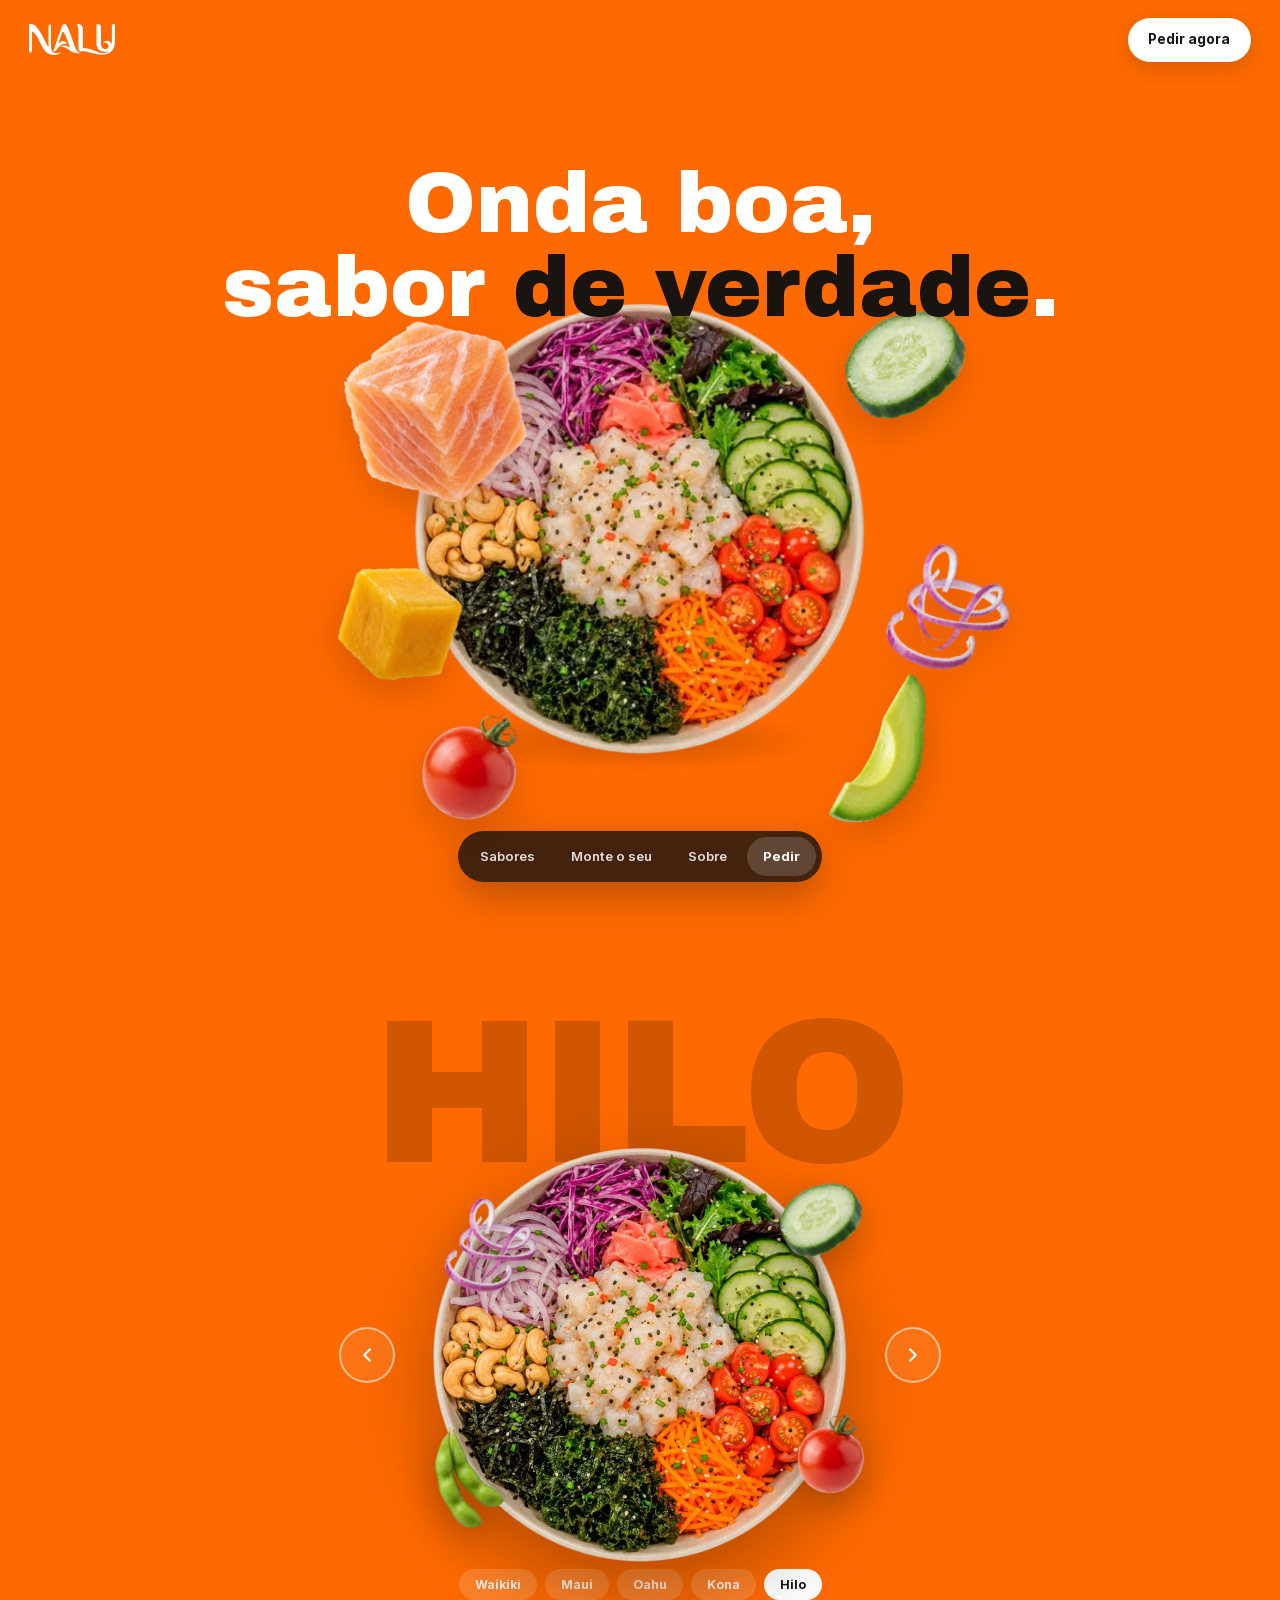
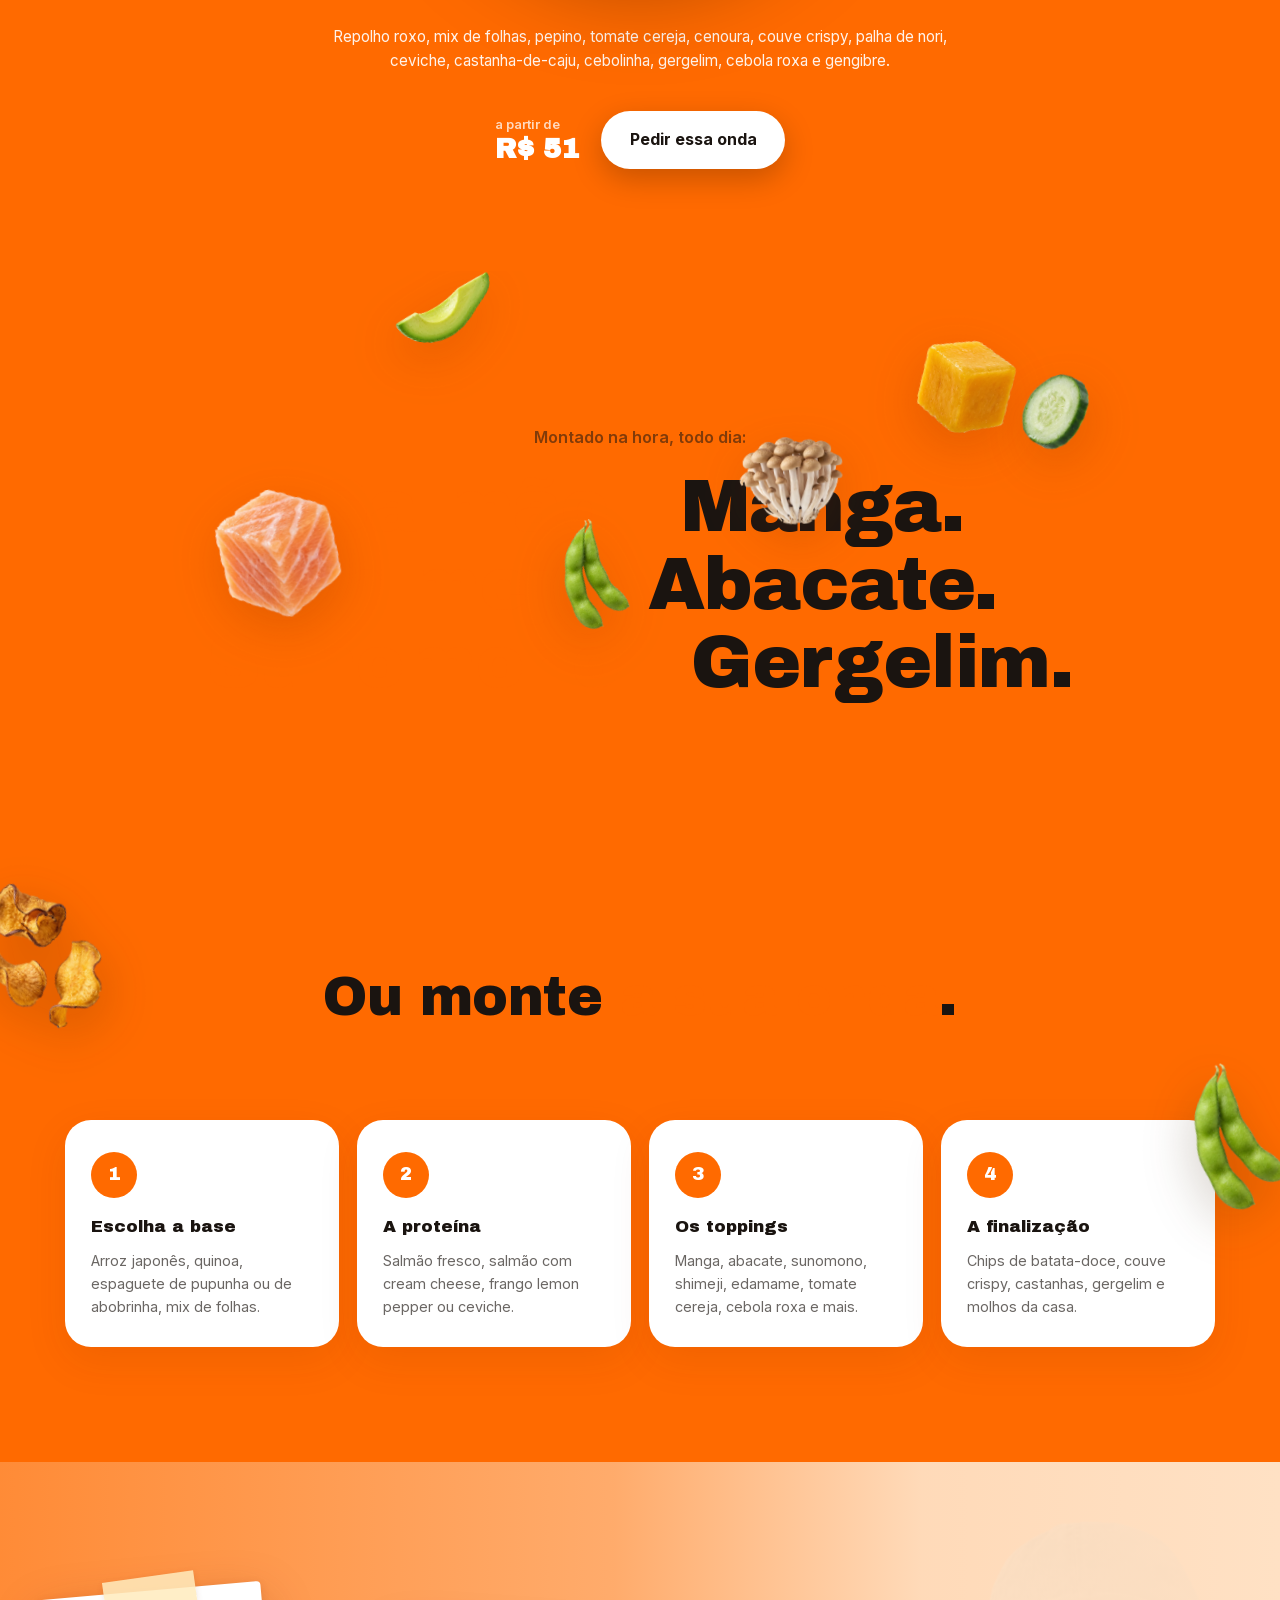
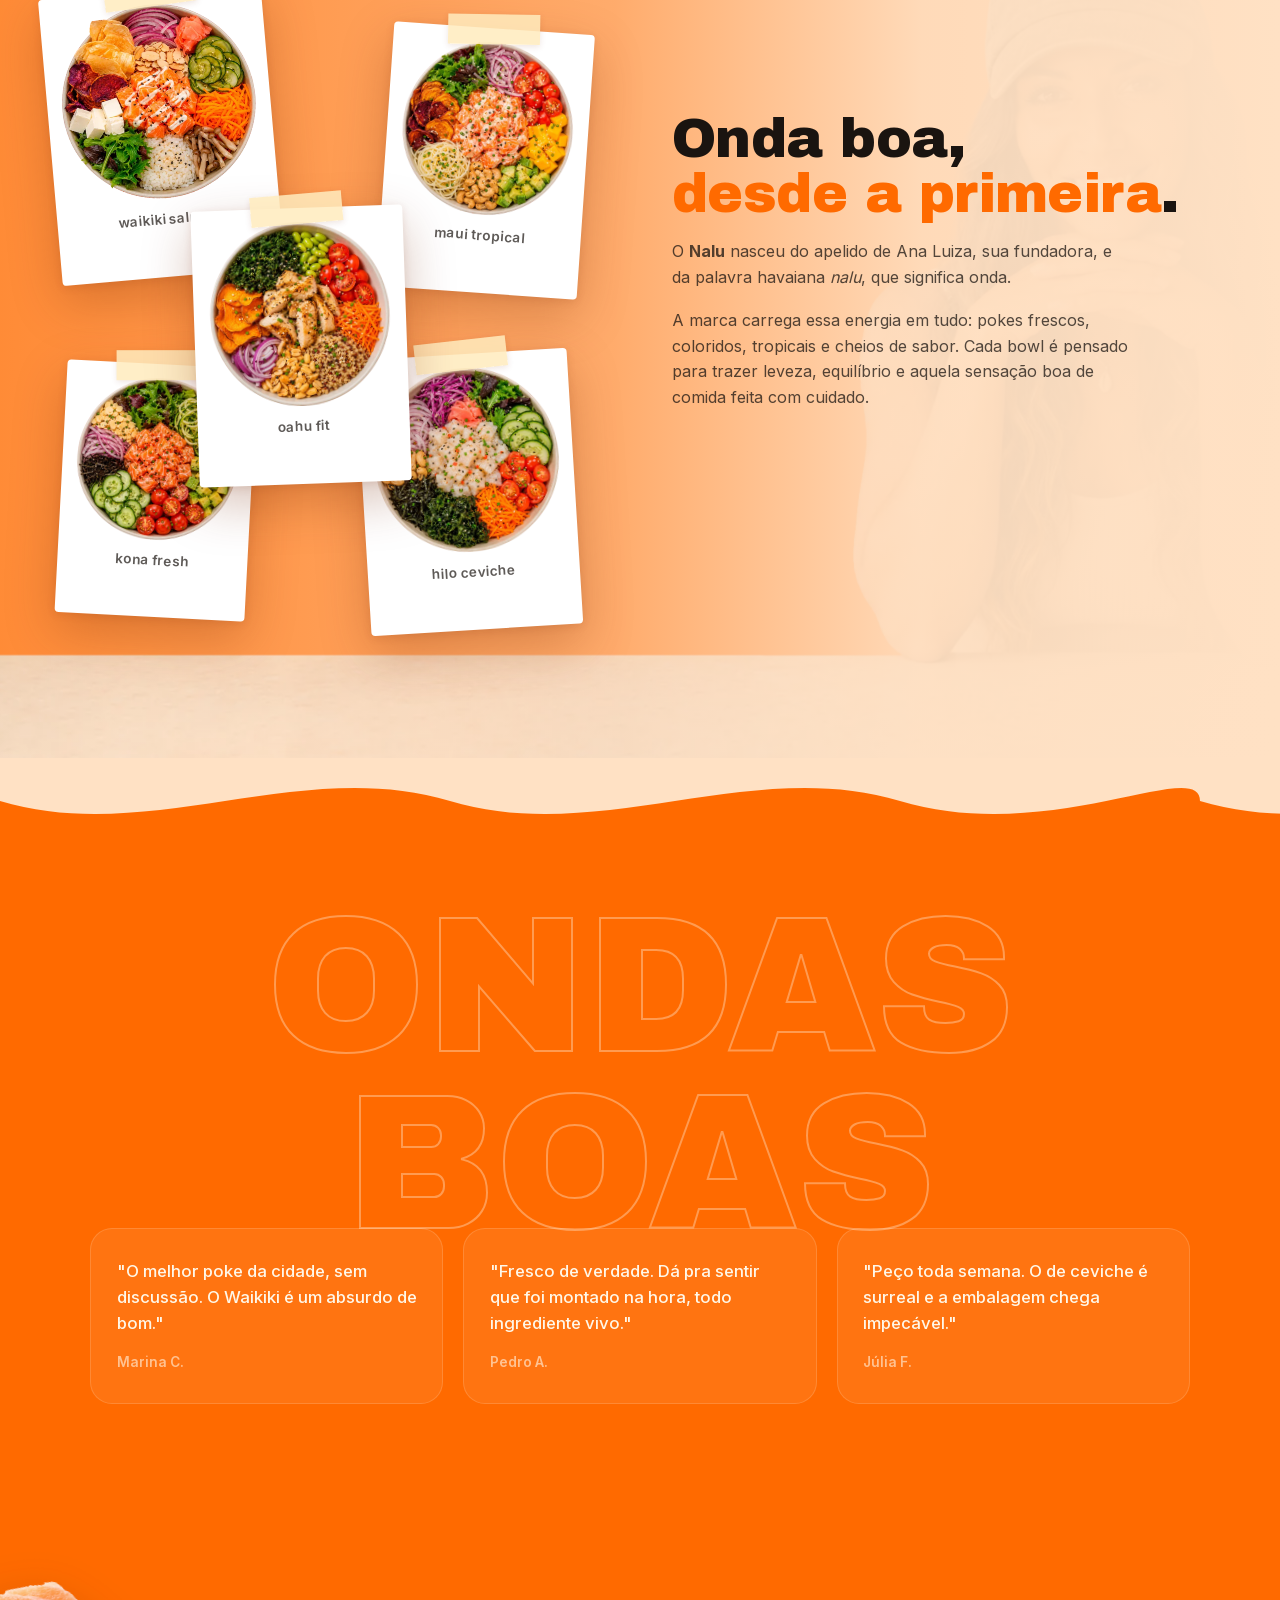
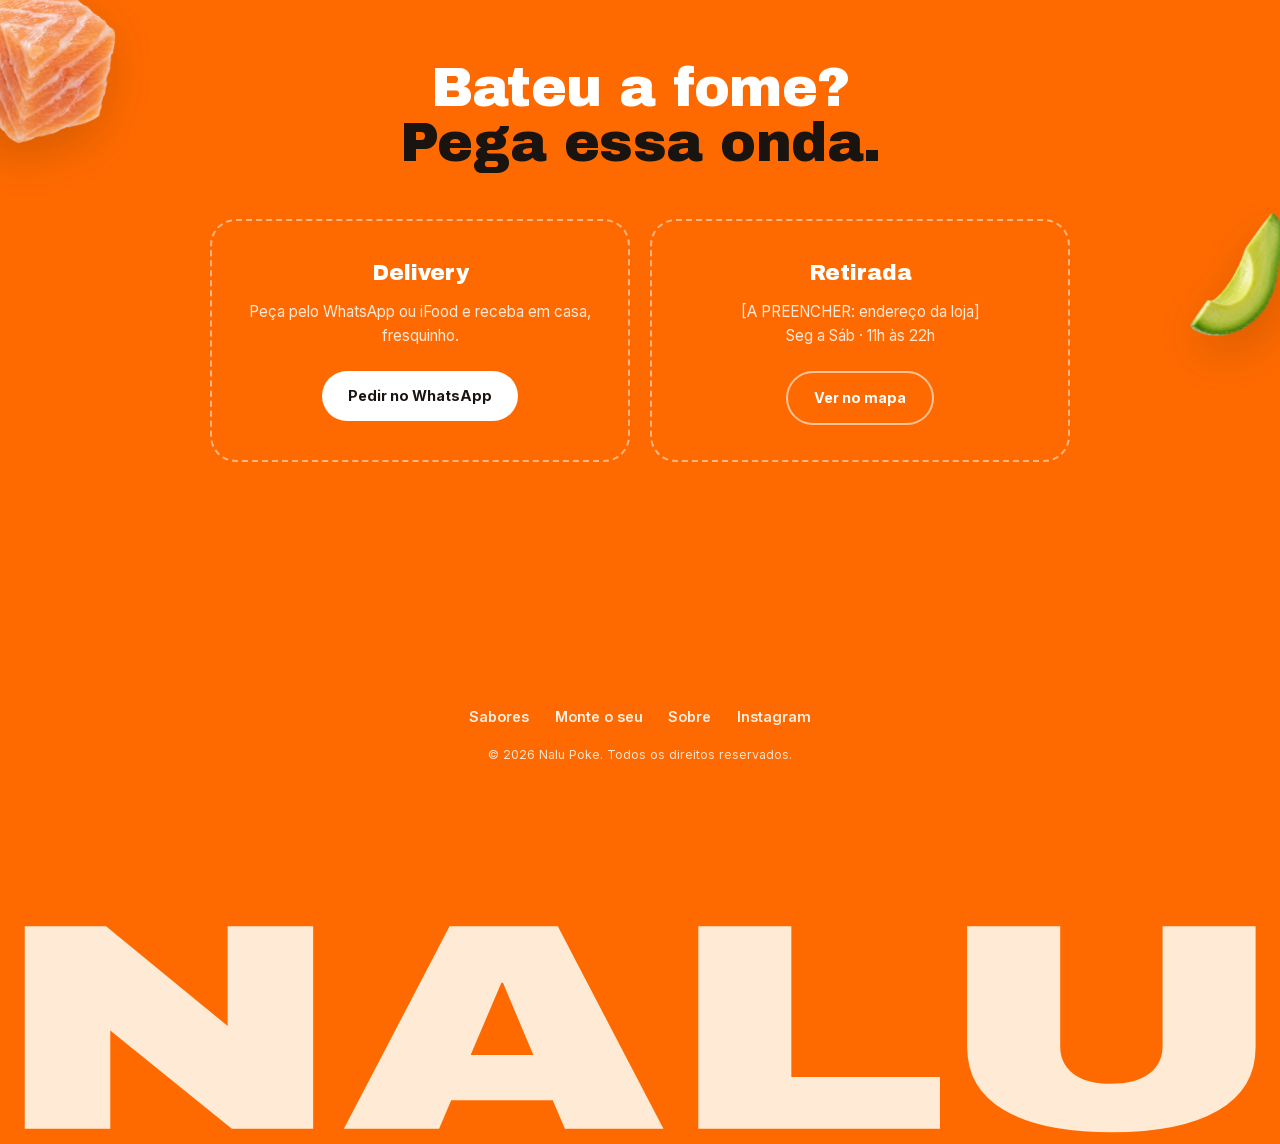
<file: index.html>
<!DOCTYPE html>
<html lang="pt-BR">
<head>
  <meta charset="UTF-8" />
  <meta name="viewport" content="width=device-width, initial-scale=1.0" />
  <title>Nalu — Poke com alma tropical</title>
  <meta name="description" content="Pokes frescos, coloridos e cheios de sabor. Cinco ondas autorais ou monte do seu jeito." />
  <meta property="og:type" content="restaurant" />
  <meta property="og:title" content="Nalu — Poke com alma tropical" />
  <meta property="og:description" content="Pokes frescos, coloridos e cheios de sabor. Cinco ondas autorais ou monte do seu jeito." />
  <meta property="og:image" content="assets/img/poke-hilo.webp" />
  <link rel="preload" href="assets/fonts/archivo-black-normal.woff2" as="font" type="font/woff2" crossorigin />
  <link rel="preload" href="assets/fonts/inter-normal.woff2" as="font" type="font/woff2" crossorigin />
  <link rel="preload" href="assets/img/poke-hilo-sm.webp" as="image" fetchpriority="high" media="(max-width: 640px)" />
  <link rel="preload" href="assets/img/poke-hilo.webp" as="image" fetchpriority="high" media="(min-width: 641px)" />
  <link rel="stylesheet" href="styles/main.css" />
</head>
<body>

  <!-- LOADER -->
  <div class="loader" id="loader" aria-hidden="true">
    <div class="loader__circle"></div>
  </div>

  <!-- HEADER -->
  <header class="topbar" id="topbar">
    <a href="#hero" class="topbar__brand" aria-label="Nalu — voltar ao topo">
      <img src="assets/img/logo-nalu.svg" alt="Nalu" width="86" height="30" />
    </a>
    <a href="#pedir" class="topbar__cta">Pedir agora</a>
  </header>

  <!-- DOCK NAV (pill fixo na base) -->
  <nav class="dock" aria-label="Principal">
    <a href="#sabores" data-dock>Sabores</a>
    <a href="#monte" data-dock>Monte o seu</a>
    <a href="#sobre" data-dock>Sobre</a>
    <a href="#pedir" class="dock__cta" data-dock>Pedir</a>
  </nav>

  <main>

    <!-- HERO -->
    <section class="hero" id="hero" data-bg="#FF6A00">
      <h1 class="hero__title">
        <span class="hero__line hero__line--1">Onda boa,</span>
        <span class="hero__line hero__line--2">sabor <em>de verdade</em>.</span>
      </h1>

      <div class="hero__scene" id="heroScene">
        <img class="hero__bowl" src="assets/img/poke-hilo.webp" srcset="assets/img/poke-hilo-sm.webp 480w, assets/img/poke-hilo.webp 760w" sizes="(max-width: 640px) 88vw, 50vh" alt="Poke Hilo visto de cima" width="760" height="760" fetchpriority="high" />
        <img class="fl" loading="lazy" fetchpriority="low" data-depth="1.6" data-f="-12" src="assets/ingredients/salmon.webp" alt="" style="--x:-14%; --y:6%; --s:1.05; --r:-14deg" />
        <img class="fl" loading="lazy" fetchpriority="low" data-depth="0.9" data-f="10" src="assets/ingredients/cucumber.webp" alt="" style="--x:96%; --y:2%; --s:0.72; --r:12deg" />
        <img class="fl" loading="lazy" fetchpriority="low" data-depth="1.2" data-f="-8" src="assets/ingredients/onion.webp" alt="" style="--x:104%; --y:52%; --s:0.78; --r:-8deg" />
        <img class="fl" loading="lazy" fetchpriority="low" data-depth="0.7" data-f="14" src="assets/ingredients/mango.webp" alt="" style="--x:-16%; --y:56%; --s:0.7; --r:18deg" />
        <img class="fl" loading="lazy" fetchpriority="low" data-depth="1.4" data-f="-16" src="assets/ingredients/avocado.webp" alt="" style="--x:88%; --y:88%; --s:0.82; --r:-20deg" />
        <img class="fl" loading="lazy" fetchpriority="low" data-depth="1.0" data-f="12" src="assets/ingredients/tomato.webp" alt="" style="--x:2%; --y:92%; --s:0.58; --r:8deg" />
      </div>

    </section>

    <!-- MUNDOS DE SABOR -->
    <section class="waves" id="sabores" data-bg="#B6FF00" data-light="1">
      <h2 class="sr-only">Nossos sabores</h2>

      <div class="waves__stage" id="wavesStage">
        <div class="waves__bigname" aria-hidden="true" id="waveName">HILO</div>

        <div class="waves__center">
          <button class="waves__arrow" id="wavePrev" aria-label="Sabor anterior">
            <svg viewBox="0 0 24 24" fill="none" stroke="currentColor" stroke-width="2.5" stroke-linecap="round" stroke-linejoin="round"><polyline points="15 18 9 12 15 6"/></svg>
          </button>

          <div class="waves__bowlwrap" id="bowlWrap">
            <div class="waves__bowl" data-wave="0"><img src="assets/img/poke-waikiki.webp" alt="Poke Waikiki" width="760" height="760" loading="lazy" /></div>
            <div class="waves__bowl" data-wave="1"><img src="assets/img/poke-maui.webp" alt="Poke Maui" width="760" height="760" loading="lazy" /></div>
            <div class="waves__bowl" data-wave="2"><img src="assets/img/poke-oahu.webp" alt="Poke Oahu" width="760" height="760" loading="lazy" /></div>
            <div class="waves__bowl" data-wave="3"><img src="assets/img/poke-kona.webp" alt="Poke Kona" width="760" height="760" loading="lazy" /></div>
            <div class="waves__bowl is-active" data-wave="4"><img src="assets/img/poke-hilo.webp" alt="Poke Hilo" width="760" height="760" /></div>
            <div class="waves__orbit" id="waveOrbit" aria-hidden="true"></div>
          </div>

          <button class="waves__arrow" id="waveNext" aria-label="Próximo sabor">
            <svg viewBox="0 0 24 24" fill="none" stroke="currentColor" stroke-width="2.5" stroke-linecap="round" stroke-linejoin="round"><polyline points="9 18 15 12 9 6"/></svg>
          </button>
        </div>

        <div class="waves__dots" role="tablist" id="waveDots"></div>

        <div class="waves__info">
          <p class="waves__ingredients" id="waveIngredients">Repolho roxo, mix de folhas, pepino, tomate cereja, cenoura, couve crispy, palha de nori, ceviche, castanha-de-caju, cebolinha, gergelim, cebola roxa e gengibre.</p>
          <div class="waves__buy">
            <span class="waves__price"><small>a partir de</small> <strong id="wavePrice">R$ 51</strong></span>
            <a href="#pedir" class="btn-wave" id="waveCta">Pedir essa onda</a>
          </div>
        </div>

      </div>
    </section>

    <!-- WORD LIST (ingredientes sobem no scroll) -->
    <section class="words" id="frescor" data-bg="#FFF7E8">
      <div class="words__inner">
        <p class="words__intro">Montado na hora, todo dia:</p>
        <h2 class="words__list">
          <span class="w">Salmão.</span>
          <span class="w">Manga.</span>
          <span class="w">Shimeji.</span>
          <span class="w">Abacate.</span>
          <span class="w">Sunomono.</span>
          <span class="w">Gergelim.</span>
        </h2>
        <div class="words__floaters" aria-hidden="true">
          <img class="wf" data-speed="0.35" src="assets/ingredients/salmon.webp" alt="" style="--x:8%; --r:-12deg; --s:0.9" />
          <img class="wf" data-speed="0.55" src="assets/ingredients/mango.webp" alt="" style="--x:78%; --r:14deg; --s:0.7" />
          <img class="wf" data-speed="0.42" src="assets/ingredients/shimeji.webp" alt="" style="--x:60%; --r:-6deg; --s:0.8" />
          <img class="wf" data-speed="0.65" src="assets/ingredients/avocado.webp" alt="" style="--x:26%; --r:10deg; --s:0.65" />
          <img class="wf" data-speed="0.5" src="assets/ingredients/cucumber.webp" alt="" style="--x:88%; --r:-16deg; --s:0.55" />
          <img class="wf" data-speed="0.3" src="assets/ingredients/edamame.webp" alt="" style="--x:42%; --r:20deg; --s:0.6" />
        </div>
      </div>
    </section>

    <!-- MONTE SEU POKE -->
    <section class="build" id="monte" data-bg="#FFF7E8">
      <img class="side-fl" data-speed="0.3" src="assets/ingredients/chips.webp" alt="" style="--x:-30px; --y:14%; --s:0.85; --r:-18deg" />
      <img class="side-fl" data-speed="0.5" src="assets/ingredients/edamame.webp" alt="" style="--x:calc(100vw - 90px); --y:52%; --s:0.7; --r:14deg" />
      <h2 class="section-title">Ou monte <em>a sua onda</em>.</h2>
      <p class="section-sub">Quatro passos e o bowl é seu, do seu jeito.</p>
      <div class="build__grid">
        <article class="bstep" style="--tilt:-2deg">
          <span class="bstep__num">1</span>
          <h3>Escolha a base</h3>
          <p>Arroz japonês, quinoa, espaguete de pupunha ou de abobrinha, mix de folhas.</p>
        </article>
        <article class="bstep" style="--tilt:1.6deg">
          <span class="bstep__num">2</span>
          <h3>A proteína</h3>
          <p>Salmão fresco, salmão com cream cheese, frango lemon pepper ou ceviche.</p>
        </article>
        <article class="bstep" style="--tilt:-1.4deg">
          <span class="bstep__num">3</span>
          <h3>Os toppings</h3>
          <p>Manga, abacate, sunomono, shimeji, edamame, tomate cereja, cebola roxa e mais.</p>
        </article>
        <article class="bstep" style="--tilt:2.2deg">
          <span class="bstep__num">4</span>
          <h3>A finalização</h3>
          <p>Chips de batata-doce, couve crispy, castanhas, gergelim e molhos da casa.</p>
        </article>
      </div>
    </section>

    <!-- SOBRE -->
    <section class="about" id="sobre" data-bg="#FFE1C4">
      <div class="about__bg" aria-hidden="true">
        <img src="assets/img/ana-bg.webp" alt="" loading="lazy" width="1600" height="900" />
      </div>
      <div class="about__inner">
        <div class="about__gallery" aria-hidden="true">
          <figure class="pol pol--1"><img src="assets/img/poke-waikiki.webp" alt="" loading="lazy" width="400" height="400" /><figcaption>waikiki salmon</figcaption></figure>
          <figure class="pol pol--2"><img src="assets/img/poke-maui.webp" alt="" loading="lazy" width="400" height="400" /><figcaption>maui tropical</figcaption></figure>
          <figure class="pol pol--3"><img src="assets/img/poke-oahu.webp" alt="" loading="lazy" width="400" height="400" /><figcaption>oahu fit</figcaption></figure>
          <figure class="pol pol--4"><img src="assets/img/poke-kona.webp" alt="" loading="lazy" width="400" height="400" /><figcaption>kona fresh</figcaption></figure>
          <figure class="pol pol--5"><img src="assets/img/poke-hilo.webp" alt="" loading="lazy" width="400" height="400" /><figcaption>hilo ceviche</figcaption></figure>
        </div>
        <div class="about__copy">
          <h2 class="section-title">Onda boa,<br /><em>desde a primeira</em>.</h2>
          <p>O <strong>Nalu</strong> nasceu do apelido de Ana Luiza, sua fundadora, e da palavra havaiana <em>nalu</em>, que significa onda.</p>
          <p>A marca carrega essa energia em tudo: pokes frescos, coloridos, tropicais e cheios de sabor. Cada bowl é pensado para trazer leveza, equilíbrio e aquela sensação boa de comida feita com cuidado.</p>
          <p class="about__pull">No Nalu, comer bem é simples, gostoso e vibrante.</p>
          <p class="about__sign">Ana Luiza</p>
        </div>
      </div>
    </section>

    <!-- REVIEWS — [A PREENCHER: trocar por avaliações reais do iFood/Google antes de publicar] -->
    <section class="reviews" data-bg="#0077B6">
      <div class="reviews__bigword" aria-hidden="true">ONDAS<br />BOAS</div>
      <div class="reviews__grid">
        <blockquote class="rev" style="--tilt:-1.5deg">
          <p>"O melhor poke da cidade, sem discussão. O Waikiki é um absurdo de bom."</p>
          <cite>Marina C.</cite>
        </blockquote>
        <blockquote class="rev" style="--tilt:1.2deg">
          <p>"Fresco de verdade. Dá pra sentir que foi montado na hora, todo ingrediente vivo."</p>
          <cite>Pedro A.</cite>
        </blockquote>
        <blockquote class="rev" style="--tilt:-0.8deg">
          <p>"Peço toda semana. O de ceviche é surreal e a embalagem chega impecável."</p>
          <cite>Júlia F.</cite>
        </blockquote>
      </div>
    </section>

    <!-- PEDIR -->
    <section class="order" id="pedir" data-bg="#FF6A00">
      <img class="side-fl" data-speed="0.36" src="assets/ingredients/salmon.webp" alt="" style="--x:-40px; --y:18%; --s:1; --r:12deg" />
      <img class="side-fl" data-speed="0.55" src="assets/ingredients/avocado.webp" alt="" style="--x:calc(100vw - 100px); --y:60%; --s:0.75; --r:-14deg" />
      <h2 class="section-title section-title--light">Bateu a fome?<br /><em>Pega essa onda.</em></h2>
      <div class="order__cards">
        <div class="ocard">
          <h3>Delivery</h3>
          <p>Peça pelo WhatsApp ou iFood e receba em casa, fresquinho.</p>
          <a class="ocard__btn" href="https://wa.me/5500000000000?text=Oi!%20Quero%20pedir%20um%20poke%20%F0%9F%8C%8A" target="_blank" rel="noopener">Pedir no WhatsApp</a>
        </div>
        <div class="ocard">
          <h3>Retirada</h3>
          <p>[A PREENCHER: endereço da loja]<br />Seg a Sáb · 11h às 22h</p>
          <a class="ocard__btn ocard__btn--ghost" href="#" rel="noopener">Ver no mapa</a>
        </div>
      </div>
    </section>

  </main>

  <!-- FOOTER -->
  <footer class="footer" data-bg="#FF6A00">
    <div class="footer__top">
      <div class="footer__links">
        <a href="#sabores">Sabores</a>
        <a href="#monte">Monte o seu</a>
        <a href="#sobre">Sobre</a>
        <a href="https://instagram.com" target="_blank" rel="noopener">Instagram</a>
      </div>
      <p class="footer__copy">© 2026 Nalu Poke. Todos os direitos reservados.</p>
    </div>
    <svg class="footer__logotype" aria-hidden="true" viewBox="0 0 1000 240" preserveAspectRatio="none">
      <text x="500" y="228" text-anchor="middle" textLength="1010" lengthAdjust="spacingAndGlyphs">NALU</text>
    </svg>
  </footer>

  <script src="scripts/main.js" defer></script>
</body>
</html>
</file>
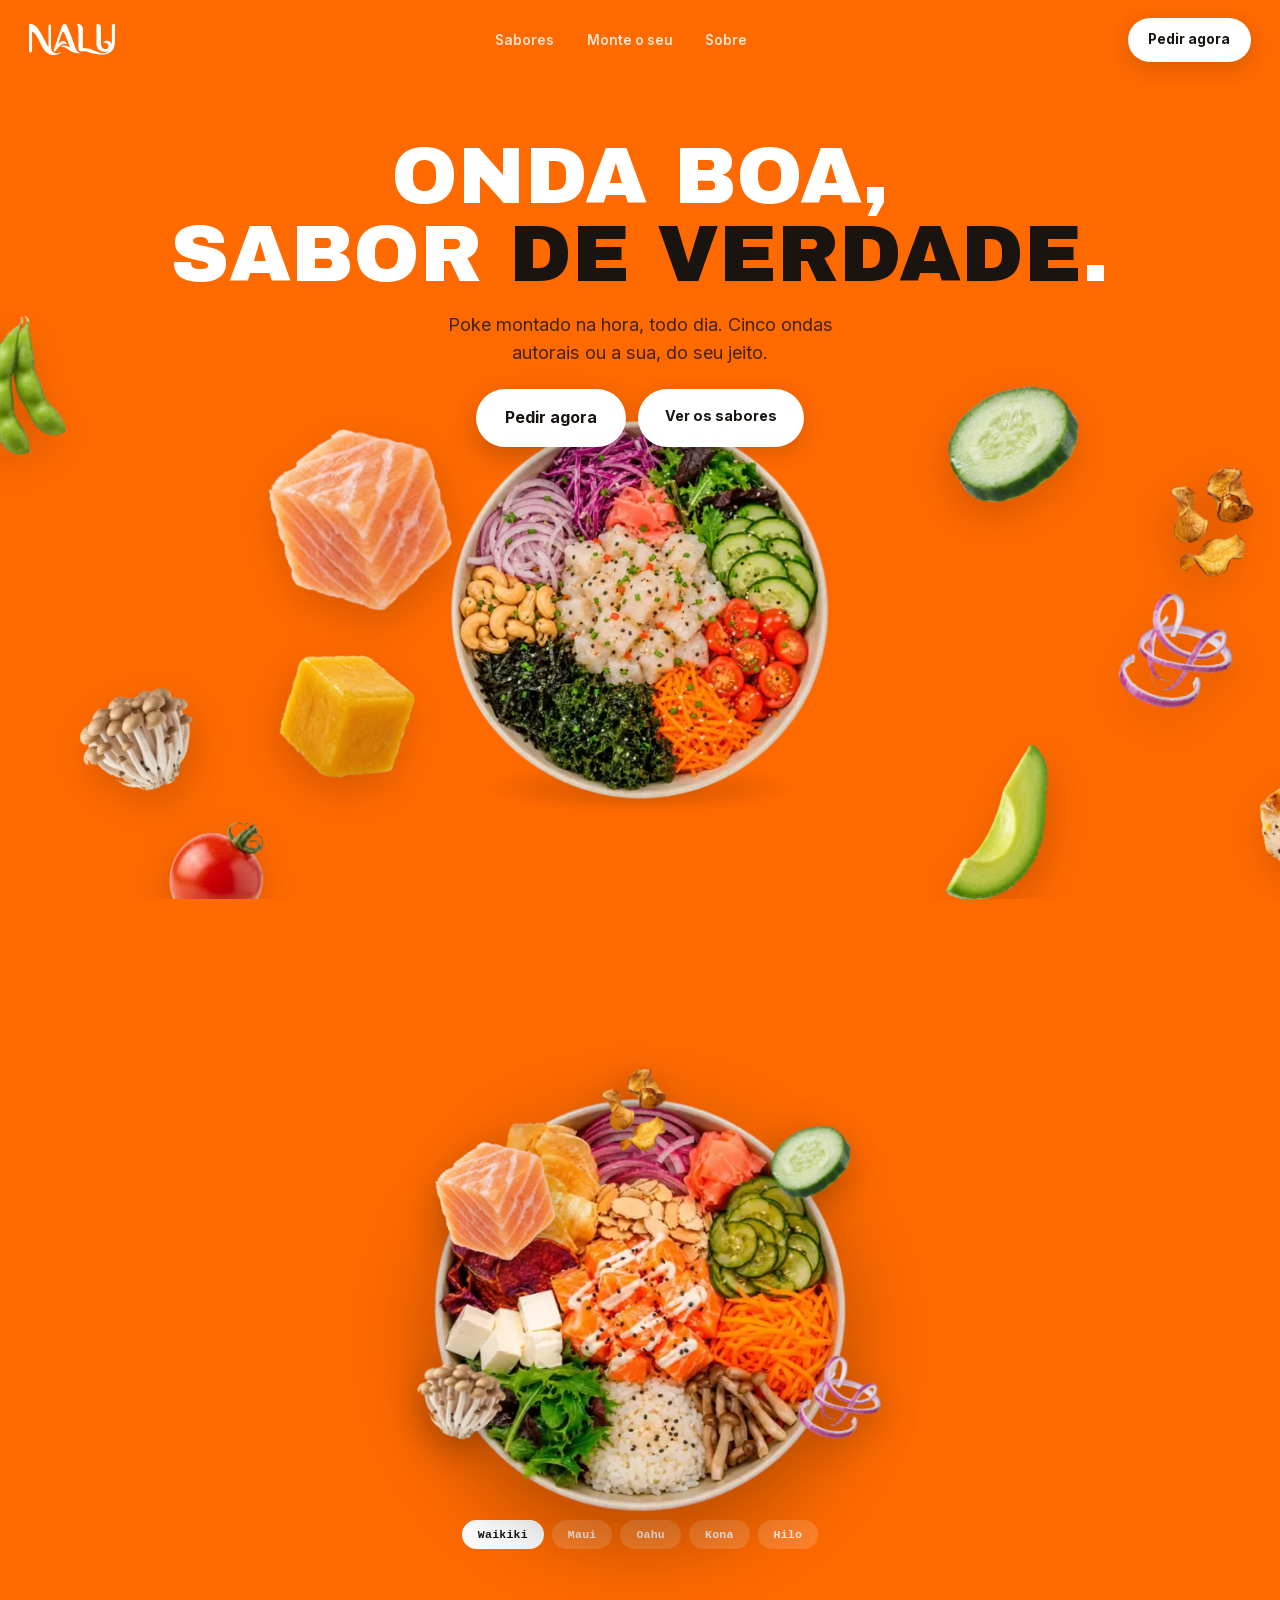
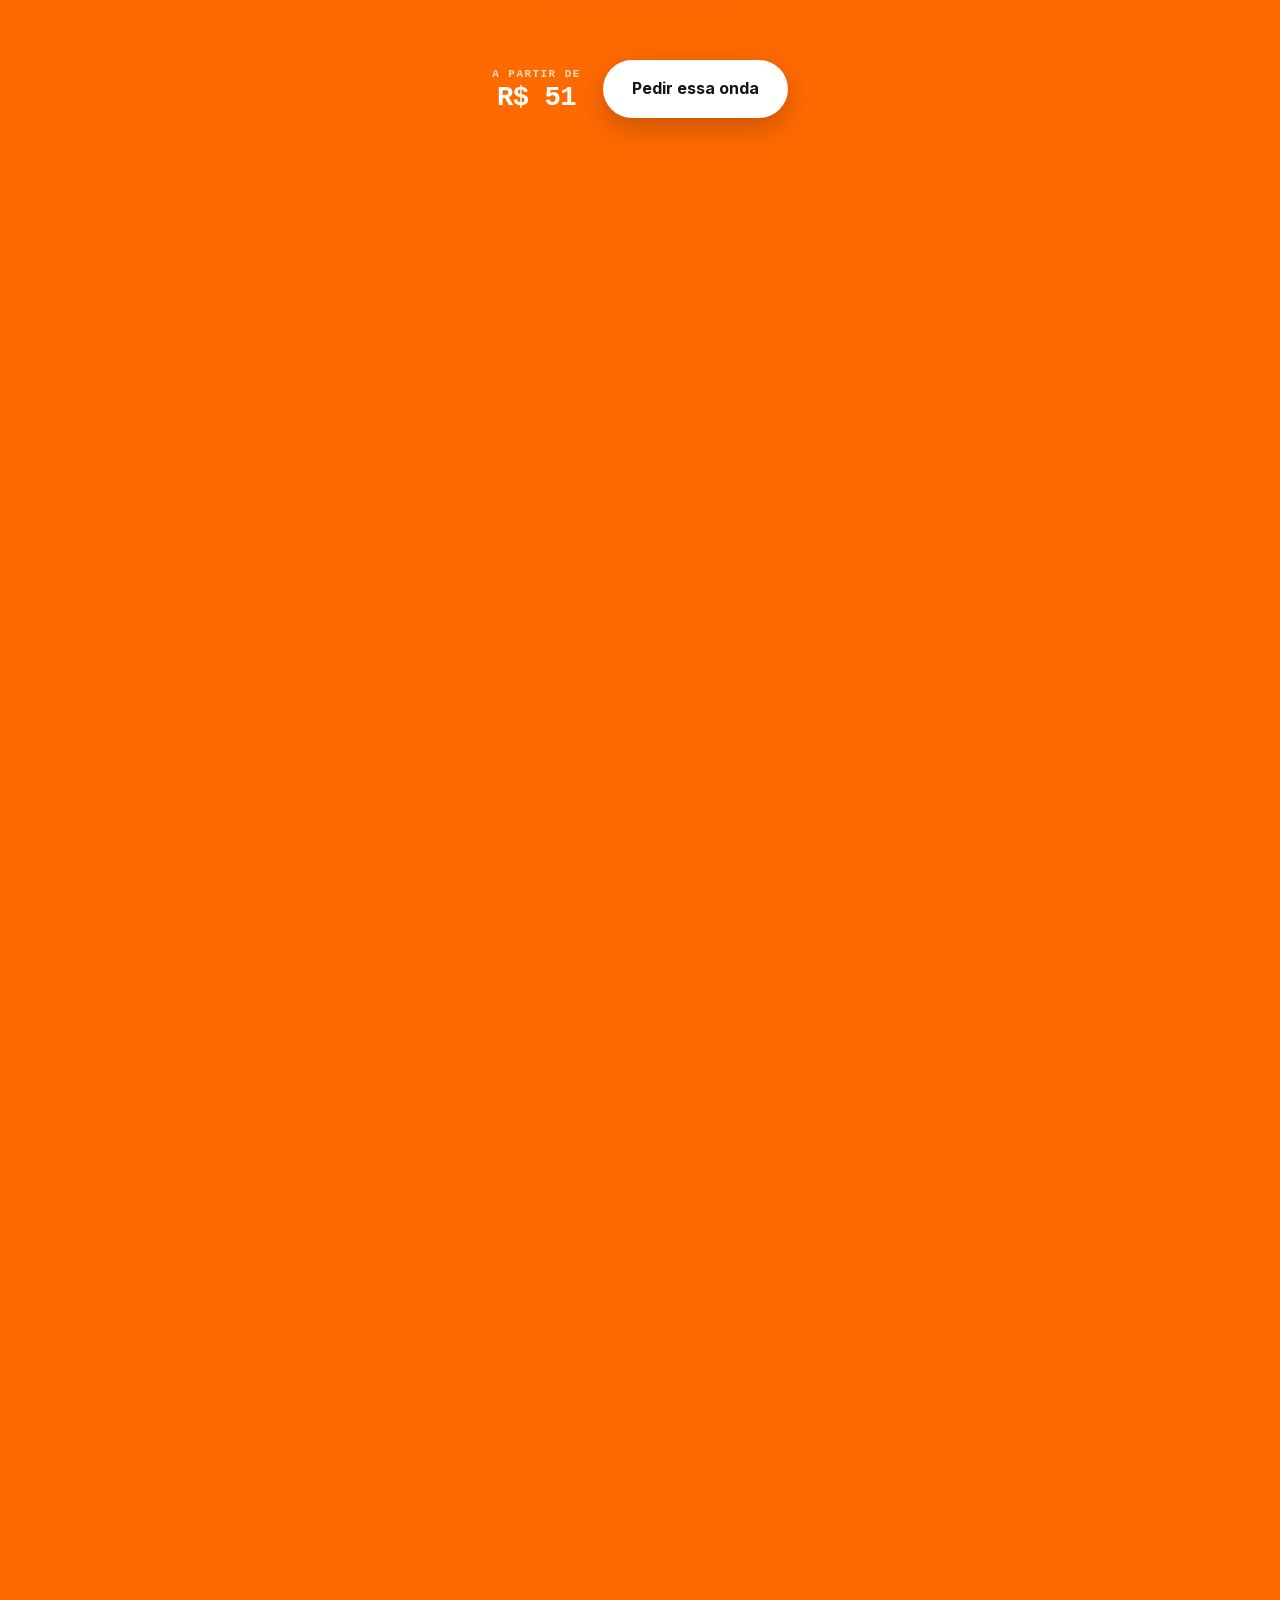
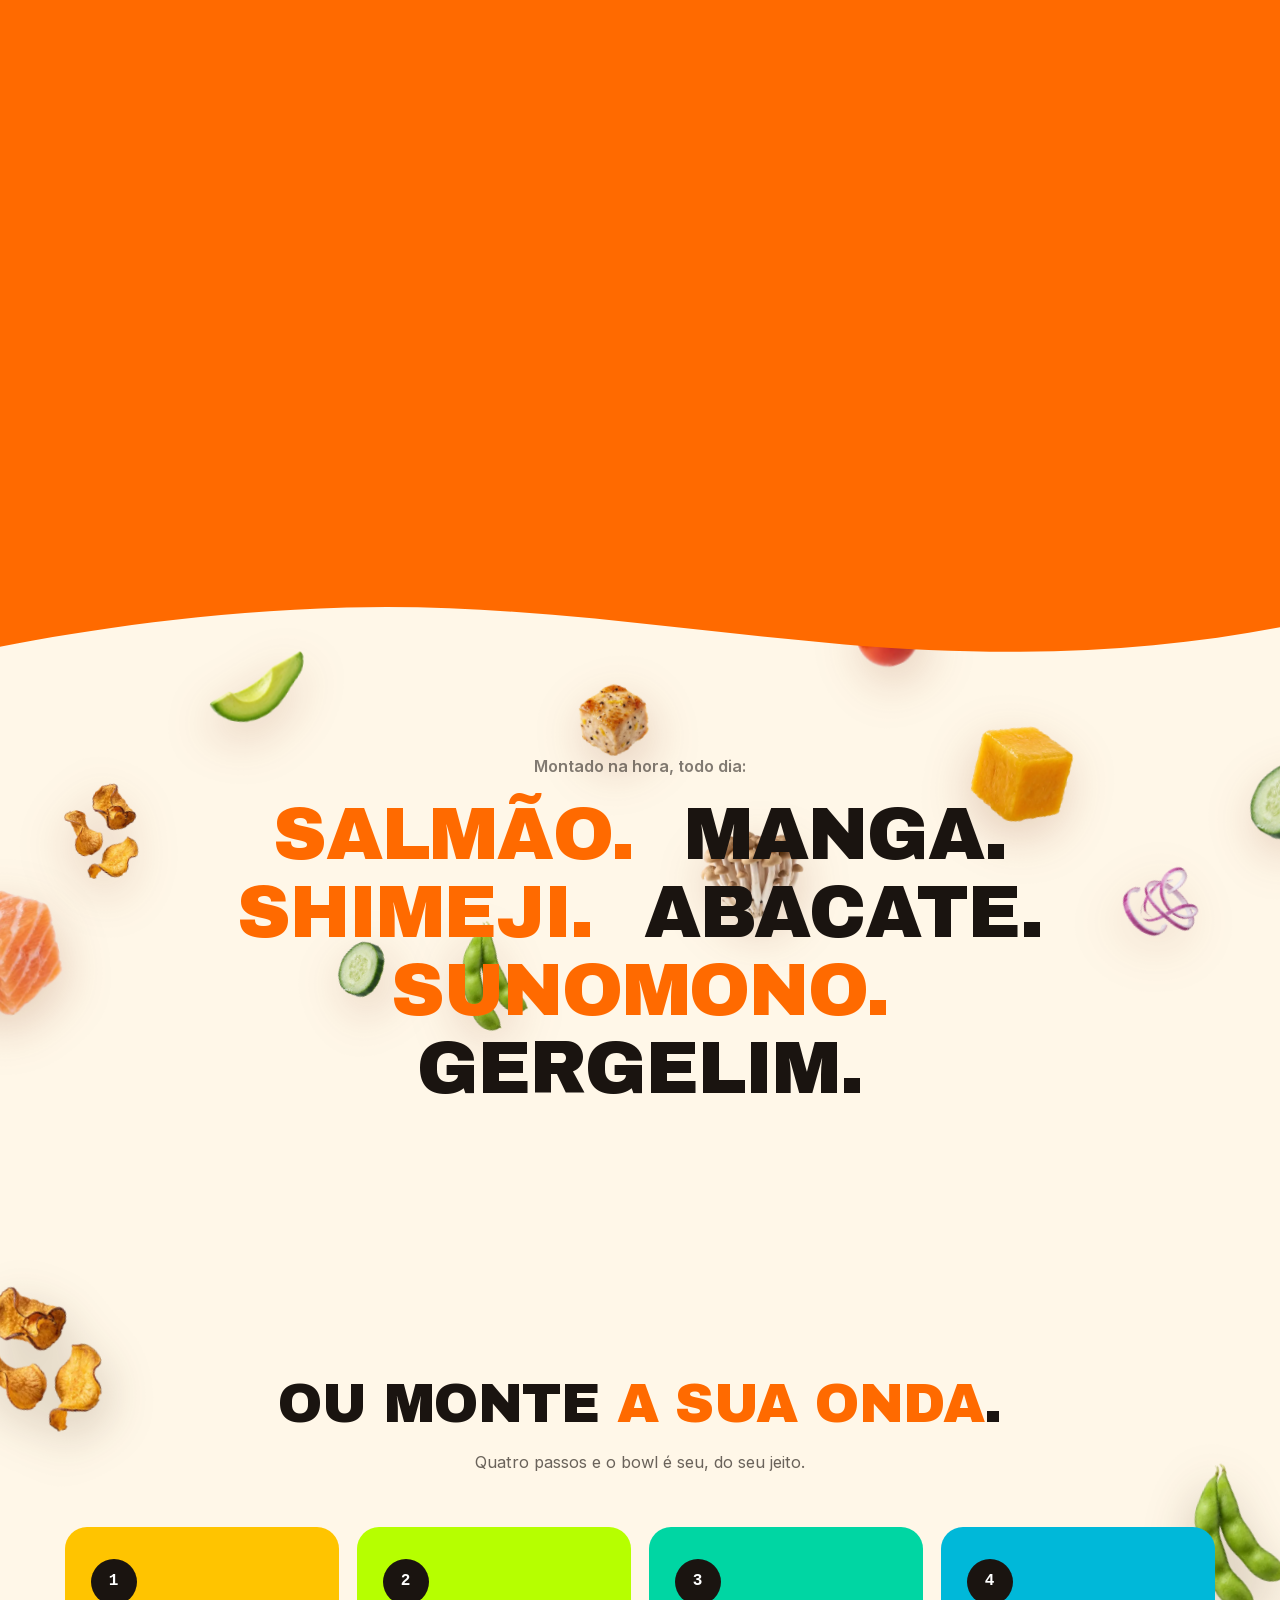
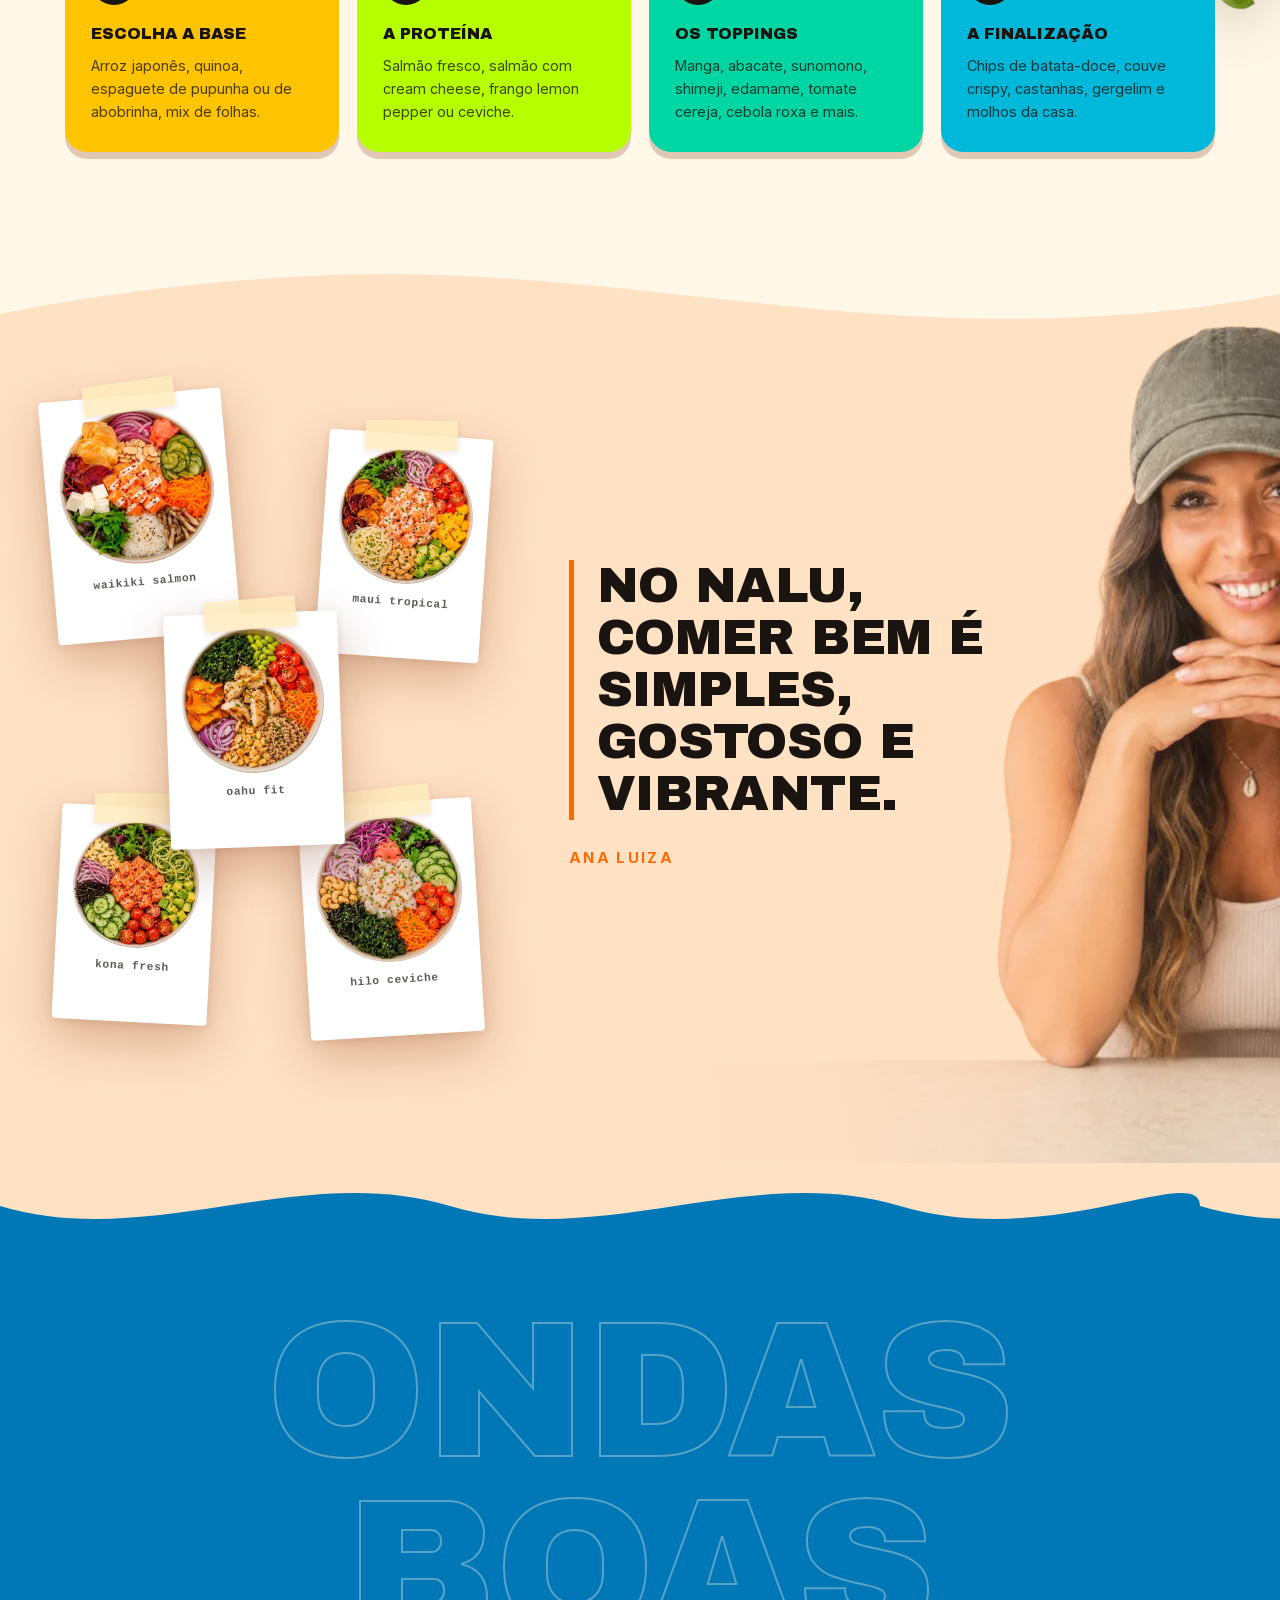
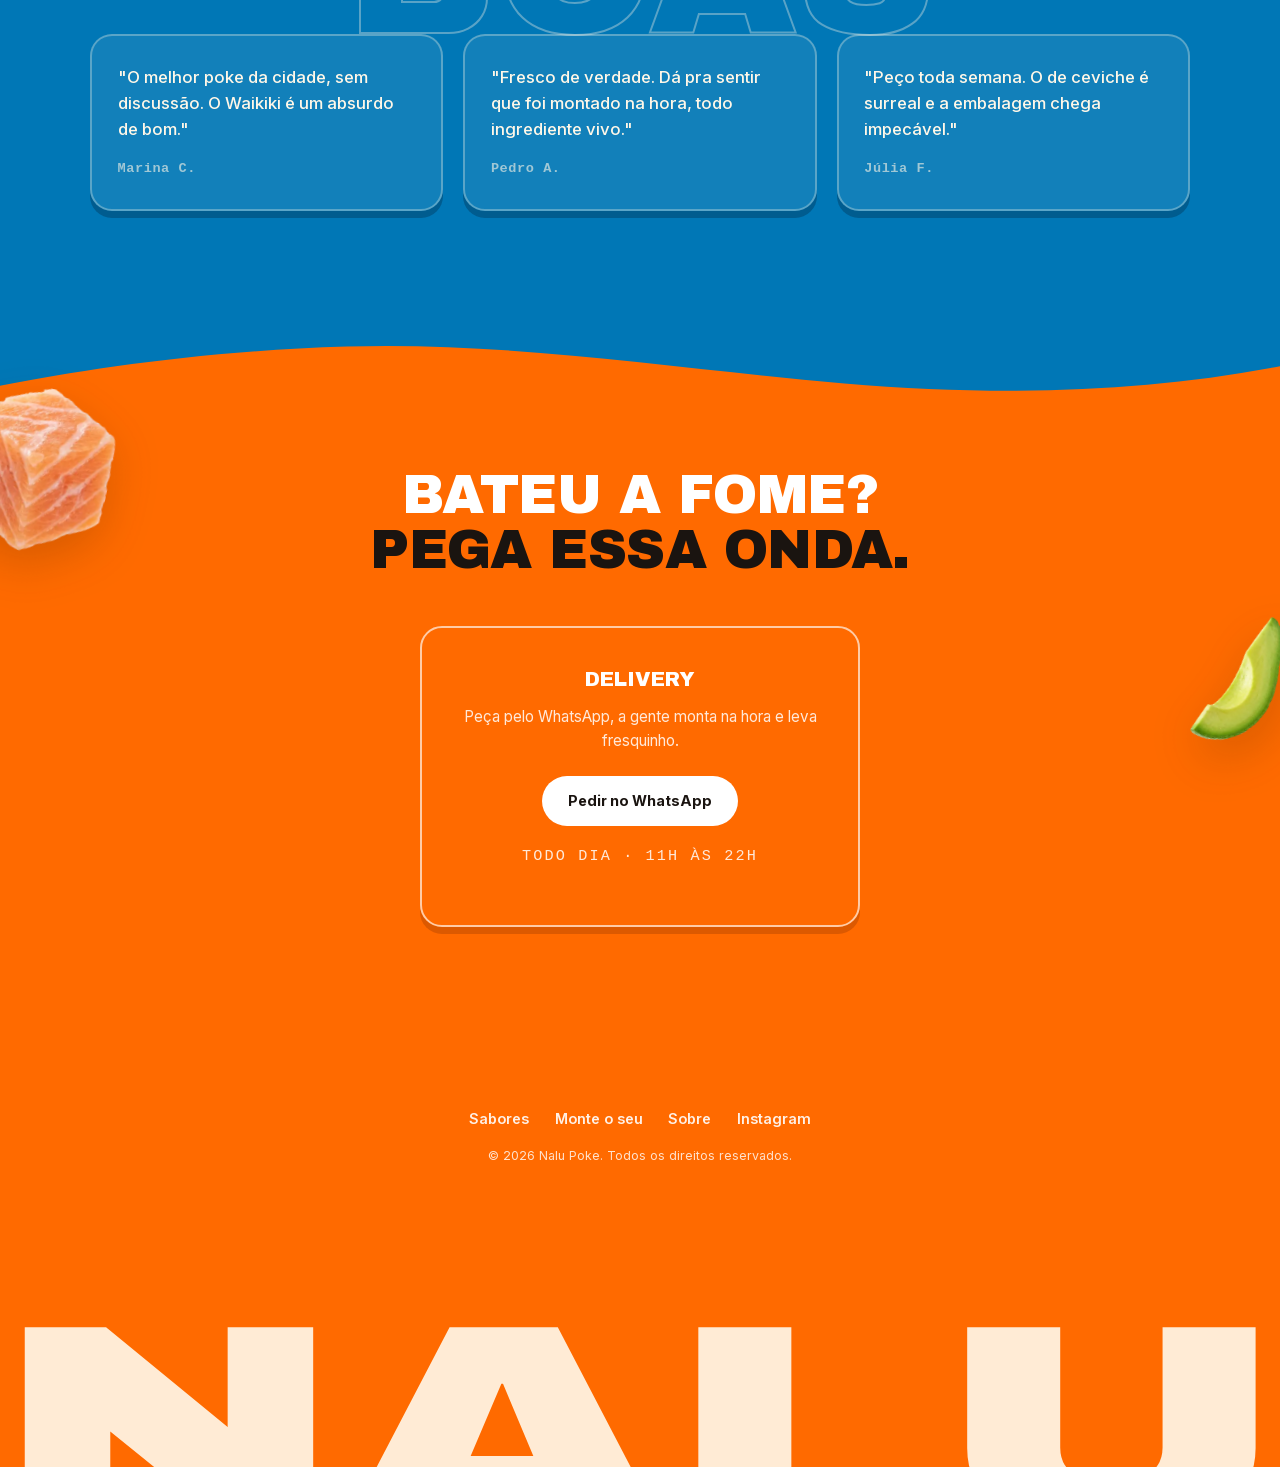
<file: nalu-poke/index.html>
<!DOCTYPE html>
<html lang="pt-BR">
<head>
  <meta charset="UTF-8" />
  <meta name="viewport" content="width=device-width, initial-scale=1.0" />
  <title>Nalu — Poke com alma tropical</title>
  <meta name="description" content="Pokes frescos, coloridos e cheios de sabor. Cinco ondas autorais ou monte do seu jeito." />
  <meta property="og:type" content="restaurant" />
  <meta property="og:title" content="Nalu — Poke com alma tropical" />
  <meta property="og:description" content="Pokes frescos, coloridos e cheios de sabor. Cinco ondas autorais ou monte do seu jeito." />
  <meta property="og:image" content="assets/img/poke-hilo.webp" />
  <link rel="preload" href="assets/fonts/archivo-black-normal.woff2" as="font" type="font/woff2" crossorigin />
  <link rel="preload" href="assets/fonts/inter-normal.woff2" as="font" type="font/woff2" crossorigin />
  <link rel="preload" as="image" fetchpriority="high" imagesrcset="assets/img/poke-hilo-sm.webp 480w, assets/img/poke-hilo.webp 760w" imagesizes="(max-width: 640px) 88vw, 50vh" />
  <style>@font-face{font-family:'Archivo Black';font-style:normal;font-weight:400;font-display:optional;src:url('../assets/fonts/archivo-black-normal.woff2') format('woff2')}@font-face{font-family:'Inter';font-style:normal;font-weight:100 900;font-display:optional;src:url('../assets/fonts/inter-normal.woff2') format('woff2')}:root{--orange:#FF6A00;--cream:#FFF7E8;--peach:#FFE1C4;--ink:#1A1410;--white:#fff;--font-display:'Archivo Black',system-ui,sans-serif;--font-block:'Archivo Black',system-ui,sans-serif;--font-body:'Inter',system-ui,sans-serif}*{margin:0;padding:0;box-sizing:border-box}html{scroll-behavior:smooth}body{font-family:var(--font-body);color:var(--ink);background-color:var(--orange);line-height:1.6;overflow-x:hidden;transition:background-color .8s ease;-webkit-font-smoothing:antialiased}img{max-width:100%;display:block}.sr-only{position:absolute;width:1px;height:1px;clip:rect(0,0,0,0);overflow:hidden;border:0;padding:0}section{position:relative}.section-title{position:relative;z-index:2;font-family:var(--font-display);font-weight:400;text-transform:uppercase;font-size:clamp(1.8rem,1rem + 3.2vw,3.4rem);line-height:1.02;letter-spacing:-.01em;text-align:center}.section-title em{font-style:normal;color:var(--orange)}.section-title--light{color:var(--white)}.section-title--light em{color:var(--ink)}.section-sub{position:relative;z-index:2;text-align:center;max-width:520px;margin:18px auto 0;color:rgba(26,20,16,.65);font-size:1.02rem}.loader{position:fixed;inset:0;z-index:999;background:var(--orange);display:grid;place-items:center;transition:opacity .55s ease,visibility .55s ease}.loader__circle{width:90px;height:90px;border-radius:50%;background:var(--cream);animation:loaderPulse 0.9s ease-in-out infinite}@keyframes loaderPulse{0%,100%{transform:scale(1)}50%{transform:scale(1.35)}}.loader.is-done{opacity:0;visibility:hidden}.loader.is-done .loader__circle{animation:loaderBloom .6s ease forwards}@keyframes loaderBloom{to{transform:scale(30);opacity:0}}.topbar{position:fixed;top:0;left:0;right:0;z-index:90;display:flex;align-items:center;justify-content:space-between;padding:1.1rem 1.8rem}.topbar__brand img{width:86px;height:auto;filter:brightness(0) invert(1)}.topbar__cta{font-weight:700;font-size:.85rem;text-decoration:none;color:var(--ink);background:var(--white);border-radius:999px;padding:.7rem 1.3rem;box-shadow:0 6px 22px rgba(26,20,16,.18);transition:transform .25s ease}.topbar__cta:hover{transform:translateY(-2px) rotate(-1deg)}body.on-light .topbar__brand img{filter:none}.dock{--dock-gap:18px;position:fixed;left:50%;bottom:var(--dock-gap);transform:translateX(-50%);z-index:90;display:flex;align-items:center;gap:4px;background:rgba(26,20,16,.82);backdrop-filter:blur(10px);-webkit-backdrop-filter:blur(10px);border-radius:999px;padding:6px;box-shadow:0 14px 40px rgba(26,20,16,.3)}@supports (top:100dvh){.dock{top:calc(100dvh - var(--dock-gap));bottom:auto;transform:translate(-50%,-100%)}}.dock a{color:rgba(255,255,255,.85);text-decoration:none;font-size:.82rem;font-weight:600;padding:.55rem 1rem;border-radius:999px;transition:background .25s,color .25s;white-space:nowrap}.dock a:hover{background:rgba(255,255,255,.12);color:var(--white)}.dock a.is-active{background:rgba(255,255,255,.16);color:var(--white)}.dock .dock__cta{background:var(--orange);color:var(--white);font-weight:700}.dock .dock__cta:hover{background:#ff7d1f}.hero{min-height:100svh;display:flex;flex-direction:column;align-items:center;justify-content:center;padding:6.5rem 1.5rem 5.5rem;overflow:hidden}.hero__title{font-family:var(--font-display);font-weight:400;text-transform:uppercase;font-size:clamp(2.2rem,1rem + 5vw,5rem);line-height:.98;color:var(--white);text-align:center;position:relative;z-index:3}.hero__title em{font-style:normal;color:var(--ink)}.hero__line{display:block;overflow:hidden}.hero__line>*{display:inline}.hero__line{opacity:0;transform:translateY(40px) rotate(1.5deg);filter:blur(6px)}body.is-loaded .hero__line{animation:lineUp .9s cubic-bezier(.22,1,.36,1) forwards}body.is-loaded .hero__line--2{animation-delay:.14s}@keyframes lineUp{to{opacity:1;transform:none;filter:blur(0)}}.hero__scene{position:relative;width:min(50vh,78vw);aspect-ratio:1;margin-top:clamp(-1.6rem,-2vw,-.6rem);z-index:2}.hero__bowl{width:100%;height:auto;animation:bowlSpin 70s linear infinite}.hero__scene::before{content:'';position:absolute;left:8%;right:8%;bottom:-4%;height:14%;border-radius:50%;background:radial-gradient(ellipse,rgba(90,30,0,.3),transparent 70%);z-index:-1}.fl{position:absolute;left:var(--x);top:var(--y);width:calc(160px * var(--s));height:auto;transform:rotate(var(--r));filter:drop-shadow(0 14px 20px rgba(120,40,0,.3));will-change:translate;pointer-events:none}.side-fl{position:absolute;left:var(--x);top:var(--y);width:calc(150px * var(--s));height:auto;transform:rotate(var(--r));filter:drop-shadow(0 16px 24px rgba(60,30,0,.22));will-change:translate;pointer-events:none;z-index:1;animation:ingBob 6s ease-in-out infinite}.side-fl[data-speed="0.5"],.side-fl[data-speed="0.55"]{animation-delay:-2.4s;animation-duration:7.5s}@keyframes ingBob{0%,100%{margin-top:0}50%{margin-top:-16px}}.waves{padding:clamp(4rem,8vw,7rem) 0 clamp(5rem,8vw,7rem)}.waves__stage{position:relative;max-width:1200px;margin:0 auto;padding:0 1.5rem;text-align:center}.waves__bigname{font-family:var(--font-block);font-size:clamp(4.4rem,16vw,15rem);line-height:.9;color:rgba(0,0,0,.18);letter-spacing:-.02em;user-select:none;transition:opacity .35s ease}.waves__bigname.is-swapping{opacity:0}.waves__center{display:flex;align-items:center;justify-content:center;gap:clamp(.5rem,3vw,2.5rem);margin-top:clamp(-2.4rem,-6vw,-5rem)}.waves__arrow{flex-shrink:0;width:56px;height:56px;border-radius:50%;border:2px solid rgba(255,255,255,.55);background:rgba(255,255,255,.08);color:var(--white);cursor:pointer;display:grid;place-items:center;transition:background .25s,transform .25s;z-index:5}.waves__arrow:hover{background:rgba(255,255,255,.22);transform:scale(1.08)}.waves__arrow svg{width:22px;height:22px}body.on-light .waves__arrow{border-color:rgba(26,20,16,.4);color:var(--ink);background:rgba(26,20,16,.05)}body.on-light .waves__arrow:hover{background:rgba(26,20,16,.12)}.waves__bowlwrap{position:relative;width:min(46vh,74vw);max-width:560px;aspect-ratio:1;cursor:pointer}.waves__bowl{position:absolute;inset:0;opacity:0;transform:scale(.72) rotate(-150deg);transition:opacity .45s ease,transform .8s cubic-bezier(.34,1.3,.5,1);pointer-events:none}.waves__bowl img{width:100%;height:auto;filter:drop-shadow(0 30px 44px rgba(0,0,0,.3));animation:bowlSpin 60s linear infinite paused}.waves__bowl.is-active{opacity:1;transform:scale(1) rotate(0deg);pointer-events:auto}.waves__bowl.is-active img{animation-play-state:running}.waves__bowlwrap:hover .waves__bowl.is-active{transform:scale(1.05)}@keyframes bowlSpin{to{rotate:360deg}}.waves__orbit{position:absolute;inset:0;pointer-events:none}.waves__orbit .orb{position:absolute;left:var(--x);top:var(--y);width:calc(110px * var(--s));transform:rotate(var(--r)) scale(0);opacity:0;filter:drop-shadow(0 12px 18px rgba(0,0,0,.28));transition:transform .55s cubic-bezier(.34,1.56,.64,1),opacity .4s ease;transition-delay:var(--d,0s)}.waves__orbit .orb.is-in{transform:rotate(var(--r)) scale(1);opacity:1}.waves__bowlwrap:hover .orb.is-in{transform:rotate(calc(var(--r) + 10deg)) scale(1.18) translate(var(--hx,0),var(--hy,0))}.waves__info{max-width:640px;margin:1.6rem auto 0}.waves__ingredients{font-size:.95rem;color:rgba(255,255,255,.92);line-height:1.55;min-height:4.4em;transition:opacity .3s ease}body.on-light .waves__ingredients{color:rgba(26,20,16,.8)}.waves__ingredients.is-swapping{opacity:0}.waves__buy{display:flex;align-items:center;justify-content:center;gap:1.4rem;margin-top:1.2rem;flex-wrap:wrap}.waves__price{color:var(--white);font-weight:600}.waves__price small{opacity:.75;font-size:.8rem;display:block;text-align:left}.waves__price strong{font-family:var(--font-display);font-size:1.7rem;line-height:1}body.on-light .waves__price{color:var(--ink)}.btn-wave{font-weight:700;text-decoration:none;color:var(--ink);background:var(--white);border-radius:999px;padding:1rem 1.8rem;box-shadow:0 10px 30px rgba(0,0,0,.22);transition:transform .25s ease}.btn-wave:hover{transform:translateY(-3px) rotate(-1.2deg)}.waves__dots{display:flex;justify-content:center;gap:.5rem;margin-top:.4rem}.waves__dots button{border:0;cursor:pointer;font-family:var(--font-body);font-size:.78rem;font-weight:700;padding:.5rem 1rem;border-radius:999px;background:rgba(255,255,255,.16);color:rgba(255,255,255,.9);transition:background .25s,color .25s,transform .25s}.waves__dots button:hover{transform:translateY(-2px)}.waves__dots button.is-active{background:var(--white);color:var(--ink)}body.on-light .waves__dots button{background:rgba(26,20,16,.1);color:var(--ink)}body.on-light .waves__dots button.is-active{background:var(--ink);color:var(--white)}.words{padding:clamp(6rem,12vw,10rem) 1.5rem;overflow:hidden}.words__inner{position:relative;max-width:1000px;margin:0 auto;text-align:center}.words__intro{font-weight:600;color:rgba(26,20,16,.55);margin-bottom:1rem}.words__list{font-family:var(--font-display);font-weight:400;text-transform:uppercase;font-size:clamp(2rem,.9rem + 5vw,4.6rem);line-height:1.06;letter-spacing:-.015em}.words__list .w{display:inline-block;margin:0 .18em;opacity:0;transform:translateY(36px) rotate(2deg);filter:blur(5px);transition:opacity .7s ease,transform .7s cubic-bezier(.22,1,.36,1),filter .7s ease}.words__list .w:nth-child(odd){color:var(--orange)}.words__list .w.is-in{opacity:1;transform:none;filter:none}.words__floaters{position:absolute;inset:-18% 0;pointer-events:none}.wf{position:absolute;left:var(--x);top:100%;width:calc(130px * var(--s));transform:rotate(var(--r));will-change:transform;filter:drop-shadow(0 16px 24px rgba(120,40,0,.2))}.build{padding:clamp(4.5rem,9vw,8rem) 1.5rem}.build__grid{position:relative;z-index:2;display:grid;grid-template-columns:repeat(4,1fr);gap:18px;max-width:1150px;margin:3.2rem auto 0}.bstep{background:var(--c,var(--white));border-radius:26px;padding:2rem 1.6rem 1.8rem;box-shadow:0 14px 40px rgba(120,40,0,.14);transform:rotate(var(--tilt));transition:transform .35s cubic-bezier(.34,1.56,.64,1),box-shadow .35s ease}.bstep:hover{transform:rotate(0deg) translateY(-10px) scale(1.03);box-shadow:0 26px 60px rgba(120,40,0,.18)}.bstep__num{display:inline-grid;place-items:center;width:46px;height:46px;border-radius:50%;background:var(--ink);color:var(--white);font-family:var(--font-display);font-weight:400;font-size:1.15rem;margin-bottom:1rem}.bstep h3{font-family:var(--font-display);font-weight:400;text-transform:uppercase;font-size:1rem;margin-bottom:.5rem}.bstep p{font-size:.9rem;color:rgba(26,20,16,.78)}.about{padding:clamp(5rem,10vw,9rem) 1.5rem;overflow:hidden}.about__bg{position:absolute;inset:0}.about__bg img{width:100%;height:100%;object-fit:cover;object-position:center top}.about__bg::after{content:'';position:absolute;inset:0;background:linear-gradient(90deg,rgba(255,225,196,.28) 0%,rgba(255,225,196,.55) 48%,rgba(255,225,196,.94) 72%,var(--peach) 100%)}.about__inner{position:relative;display:grid;grid-template-columns:1fr 1fr;gap:clamp(2rem,5vw,5rem);max-width:1180px;margin:0 auto;align-items:center}.about__gallery{position:relative;min-height:640px}.pol{position:absolute;background:var(--white);padding:14px 14px 46px;border-radius:4px;box-shadow:0 18px 50px rgba(120,40,0,.28),0 2px 8px rgba(120,40,0,.12);transition:transform .4s cubic-bezier(.34,1.56,.64,1)}.pol::before{content:'';position:absolute;top:-14px;left:50%;transform:translateX(-50%) rotate(-3deg);width:92px;height:30px;background:rgba(255,236,190,.85);box-shadow:0 2px 6px rgba(120,40,0,.12);z-index:2}.pol img{border-radius:2px;width:100%;height:auto}.pol figcaption{font-family:var(--font-body);font-weight:600;font-size:.85rem;text-align:center;margin-top:10px;color:rgba(26,20,16,.7)}.pol--1{width:40%;top:0;left:0;transform:rotate(-5deg);z-index:2}.pol--2{width:36%;top:6%;right:4%;transform:rotate(4deg)}.pol--3{width:38%;top:34%;left:26%;transform:rotate(-2deg);z-index:3}.pol--4{width:34%;bottom:2%;left:2%;transform:rotate(3deg)}.pol--5{width:38%;bottom:0;right:6%;transform:rotate(-3.5deg);z-index:2}.pol:hover{transform:rotate(0deg) scale(1.05);z-index:9}.about__copy p{margin-top:1.1rem;color:rgba(26,20,16,.75);max-width:46ch}.about__pull{font-family:var(--font-display);font-weight:400;text-transform:uppercase;font-size:clamp(1.5rem,.8rem + 2.9vw,3.15rem) !important;line-height:1.04;letter-spacing:-.012em;color:var(--ink) !important;border-left:clamp(4px,.45vw,7px) solid var(--orange);padding-left:clamp(.9rem,1.8vw,1.7rem);margin-top:0 !important;max-width:none}.about__sign{font-family:var(--font-body);font-weight:700;text-transform:uppercase;font-size:.92rem !important;letter-spacing:.16em;color:var(--orange) !important;margin-top:1.7rem !important}.reviews{padding:clamp(6rem,11vw,10rem) 1.5rem clamp(5rem,10vw,9rem);overflow:hidden;position:relative}.reviews::before,.reviews::after{content:'';position:absolute;left:0;width:calc(100% + 1200px);height:90px;top:-2px;background:url("data:image/svg+xml,%3Csvg xmlns='http://www.w3.org/2000/svg' viewBox='0 0 1200 90' preserveAspectRatio='none'%3E%3Cpath d='M0,45 C150,90 300,0 450,45 C600,90 750,0 900,45 C1050,90 1200,0 1200,45 L1200,0 L0,0 Z' fill='%23FFE1C4'/%3E%3C/svg%3E") repeat-x;background-size:1200px 90px;animation:waveSlide 16s linear infinite;pointer-events:none}.reviews::after{animation-duration:23s;animation-direction:reverse;opacity:.45;top:-14px}@keyframes waveSlide{to{transform:translateX(-1200px)}}.reviews__bigword{font-family:var(--font-block);font-size:clamp(4.5rem,15vw,13rem);line-height:.92;text-align:center;color:transparent;-webkit-text-stroke:2px rgba(255,247,232,.35);user-select:none}.reviews__grid{display:grid;grid-template-columns:repeat(3,1fr);gap:20px;max-width:1100px;margin:-1.5rem auto 0;position:relative}.rev{background:rgba(255,247,232,.07);border:1px solid rgba(255,247,232,.16);border-radius:22px;padding:1.8rem 1.6rem;color:var(--cream);transform:rotate(var(--tilt));transition:transform .35s ease,background .35s ease}.rev:hover{transform:rotate(0deg) translateY(-6px);background:rgba(255,247,232,.12)}.rev p{font-family:var(--font-body);font-weight:500;font-size:1.05rem;line-height:1.55}.rev cite{display:block;margin-top:1rem;font-style:normal;font-weight:600;font-size:.85rem;color:rgba(255,247,232,.6)}.order{padding:clamp(5rem,10vw,8rem) 1.5rem clamp(6rem,11vw,9rem)}.order__cards{position:relative;z-index:2;display:grid;grid-template-columns:1fr 1fr;gap:20px;max-width:860px;margin:3rem auto 0}.ocard{border:2px dashed rgba(255,255,255,.5);border-radius:26px;padding:2.2rem 2rem;text-align:center;color:var(--white);transition:border-color .3s,background .3s,transform .3s}.ocard:hover{border-color:var(--white);background:rgba(255,255,255,.07);transform:translateY(-4px)}.ocard h3{font-family:var(--font-display);font-weight:400;text-transform:uppercase;font-size:1.25rem;margin-bottom:.6rem}.ocard p{font-size:.95rem;color:rgba(255,255,255,.85);margin-bottom:1.4rem}.ocard__btn{display:inline-block;font-weight:700;font-size:.9rem;text-decoration:none;color:var(--ink);background:var(--white);border-radius:999px;padding:.85rem 1.6rem;transition:transform .25s ease}.ocard__btn:hover{transform:translateY(-2px) rotate(-1deg)}.ocard__btn--ghost{background:transparent;color:var(--white);border:2px solid rgba(255,255,255,.6)}.footer{position:relative;padding:clamp(3rem,6vw,5rem) 1.5rem 0;overflow:hidden;text-align:center}.footer__links{display:flex;justify-content:center;gap:1.6rem;margin:1.6rem 0 1rem;flex-wrap:wrap}.footer__links a{color:rgba(255,255,255,.9);text-decoration:none;font-weight:600;font-size:.9rem}.footer__links a:hover{text-decoration:underline}.footer__copy{color:rgba(255,255,255,.8);font-size:.78rem;padding-bottom:4.5rem}.footer__logotype{display:block;width:100vw;height:clamp(120px,24vw,340px);margin:0 calc(50% - 50vw);user-select:none}.footer__logotype text{font-family:var(--font-block);font-size:230px;fill:rgba(255,247,232,.92)}.rv{opacity:0;transform:translateY(30px);transition:opacity .7s ease,transform .7s ease}.rv.is-in{opacity:1;transform:none}@media (max-width:1024px){.build__grid{grid-template-columns:1fr 1fr}.reviews__grid{grid-template-columns:1fr;max-width:560px}.about__inner{grid-template-columns:1fr}.about__gallery{min-height:520px;width:min(100%,480px);margin-inline:auto}.about__bg::after{background:linear-gradient(180deg,rgba(255,225,196,.45) 0%,rgba(255,225,196,.93) 55%,var(--peach) 100%)}.about__copy{text-align:center}.about__copy p{margin-inline:auto}.about__pull{text-align:left}}@media (max-width:640px){.topbar{padding:.9rem 1.1rem}.topbar__brand img{width:70px}.dock{--dock-gap:12px;max-width:calc(100vw - 20px)}.dock a{font-size:.74rem;padding:.5rem .7rem}.hero{padding-top:5.2rem}.hero__scene{width:min(48vh,92vw)}.fl{width:calc(92px * var(--s))}.hero__scrollcue{display:none}.waves__center{gap:.4rem}.waves__arrow{width:44px;height:44px}.waves__bowlwrap{width:min(40vh,78vw)}.waves__orbit .orb{width:calc(78px * var(--s))}.waves__ingredients{font-size:.86rem}.waves__dots{flex-wrap:wrap}.build__grid{grid-template-columns:1fr;max-width:420px}.bstep{transform:none}.order__cards{grid-template-columns:1fr;max-width:420px}.wf{width:calc(84px * var(--s))}.footer__copy{padding-bottom:4.5rem}}@media (prefers-reduced-motion:reduce){*,*::before,*::after{animation:none !important;transition:none !important}.rv,.words__list .w,.hero__line{opacity:1 !important;transform:none !important;filter:none !important}html{scroll-behavior:auto}}/* ONDA: a fronteira entre as secoes. A marca chama Nalu, que e onda, e a forma so existia no topo do reviews. Agora cada secao tem bloco de cor proprio e entrega na seguinte por uma onda, com a cor de quem termina. */section[data-bg],footer[data-bg]{background-color:var(--sec,transparent);transition:background-color .8s ease}.wave-sep{position:absolute;top:-1px;left:0;width:100%;height:clamp(34px,4.6vw,86px);display:block;fill:var(--sec-prev,transparent);transition:fill .8s ease;pointer-events:none;z-index:1}.hero{position:relative;z-index:1}/* os ingredientes passam ATRAS das palavras: antes cobriam SALMAO, SHIMEJI e SUNOMONO e a lista ficava ilegivel no meio da secao */.words__floaters{z-index:0}.words__list{position:relative;z-index:1}.words__intro{position:relative;z-index:1}/* o hero dizia o slogan e mais nada: sem o que e, sem para onde ir */.hero__lede{position:relative;z-index:3;max-width:38ch;margin:1.05rem auto 0;text-align:center;color:rgba(26,20,16,.82);font-size:clamp(.96rem,.88rem + .32vw,1.14rem);line-height:1.5}.hero__ctas{position:relative;z-index:3;display:flex;gap:12px;justify-content:center;flex-wrap:wrap;margin-top:clamp(.9rem,1.8vw,1.6rem)}.hero__ghost{display:inline-block;font-weight:700;font-size:.9rem;text-decoration:none;color:var(--ink);border:2px solid rgba(26,20,16,.45);border-radius:999px;padding:.82rem 1.55rem;transition:transform .25s ease,background .25s ease,border-color .25s ease}.hero__ghost:hover{transform:translateY(-2px);background:rgba(26,20,16,.08);border-color:var(--ink)}body.on-light .hero__lede{color:rgba(26,20,16,.82)}.hero__scene{z-index:2}.hero__lede,.hero__ctas{z-index:4}.hero{padding-bottom:4.2rem}@media (min-width:641px){.hero__scene{width:min(42vh,78vw)}}/* numero, preco e rotulo ganham voz propria. Mono do sistema: zero byte baixado, e e a familia da ficha tecnica, nao a da interface. */:root{--font-meta:ui-monospace,'SF Mono',SFMono-Regular,Menlo,'Roboto Mono',monospace}.ocard__meta,.pol figcaption,.rev cite,.waves__dots button,.wave-no{font-family:var(--font-meta);letter-spacing:.02em}.waves__price strong{font-family:var(--font-meta);font-weight:700;letter-spacing:-.02em}.waves__price small{font-family:var(--font-meta);text-transform:uppercase;letter-spacing:.14em;font-size:.68rem}.bstep__num{font-family:var(--font-meta);font-weight:700;font-size:1rem}.waves__dots button{font-size:.72rem}.pol figcaption{font-size:.7rem;letter-spacing:.06em}.rev cite{letter-spacing:.04em}.ocard__meta{font-size:.74rem;text-transform:uppercase;letter-spacing:.14em;color:rgba(255,255,255,.72);margin:1.1rem 0 0}.order__cards{grid-template-columns:minmax(0,440px);justify-content:center}/* havia tres linguagens de caixa: colorida com sombra borrada, translucida de borda fina e tracejada. Agora todas tem a mesma aresta e a mesma sombra solida, que e o que da cara de impresso em vez de cara de componente. */.bstep{box-shadow:0 7px 0 rgba(120,40,0,.22);border-radius:22px}.bstep:hover{box-shadow:0 14px 0 rgba(120,40,0,.22)}.rev{border:2px solid rgba(255,247,232,.3);border-radius:22px;box-shadow:0 7px 0 rgba(0,40,70,.35)}.rev:hover{box-shadow:0 14px 0 rgba(0,40,70,.35)}.ocard{border:2px solid rgba(255,255,255,.65);border-radius:22px;box-shadow:0 7px 0 rgba(140,50,0,.3)}.ocard:hover{box-shadow:0 14px 0 rgba(140,50,0,.3)}/* o gradiente apagava a foto inteira: a fundadora existia no HTML, nao na tela */.about__bg img{object-position:72% top}.about__bg::after{background:linear-gradient(90deg,rgba(255,225,196,.96) 0%,rgba(255,225,196,.82) 34%,rgba(255,225,196,.34) 62%,rgba(255,225,196,.12) 100%)}/* a foto ocupa a faixa da direita e o conteudo recua: antes ela estava apagada por um gradiente, e ao aparecer passou por cima da citacao */@media (min-width:1025px){.about__bg{left:auto;right:0;width:46%}.about__bg img{object-position:70% top}.about__bg::after{background:linear-gradient(90deg,var(--peach) 0%,rgba(255,225,196,.86) 26%,rgba(255,225,196,.22) 62%,rgba(255,225,196,0) 100%)}.about__inner{max-width:1080px;margin-right:auto;margin-left:max(1.5rem,calc(50vw - 640px));padding-right:clamp(40px,8vw,130px)}}/* a secao de pedido perdeu metade do conteudo e ficou com o dobro do ar */.order{padding-bottom:clamp(3rem,6vw,5rem)}/* o sabor era um bowl com o nome em marca d'agua e chips de filtro. Com numeral ele vira peca de uma colecao de cinco, que e o que a secao promete */.wave-no{position:relative;z-index:2;font-size:.82rem;letter-spacing:.18em;text-transform:uppercase;color:var(--white);opacity:.9;margin-bottom:.5rem}.wave-no i{font-style:normal;opacity:.55}body.on-light .wave-no{color:var(--ink)}.waves__bigname{margin-top:-.08em}/* O carrossel trocava sozinho a cada 7s: o visitante assistia. Agora, no desktop, a secao prende e o scroll percorre os cinco sabores, trocando o bowl e a cor do site junto. No toque continua swipe, pra nao prender o dedo. */@media (min-width:1025px){body.waves-scroll .waves{height:calc(100svh * 5);padding:0}body.waves-scroll .waves__stage{position:sticky;top:0;height:100svh;display:flex;flex-direction:column;align-items:center;justify-content:center;max-width:1200px;padding:clamp(3rem,5vw,4.5rem) 1.5rem clamp(4.5rem,7vw,6rem)}body.waves-scroll .waves__arrow{display:none}body.waves-scroll .waves__center{margin-top:clamp(-1.6rem,-4vw,-3.2rem)}body.waves-scroll .waves__dots button{cursor:pointer}}/* no celular a citacao fica POR CIMA da foto, entao ela volta a ser fundo: o gradiente vertical que ja existia, reposto depois da regra do desktop */@media (max-width:1024px){.about__bg img{object-position:center top}.about__bg::after{background:linear-gradient(180deg,rgba(255,225,196,.52) 0%,rgba(255,225,196,.95) 52%,var(--peach) 100%)}}/* NAVEGACAO: havia duas barras fixas ao mesmo tempo, e a de baixo cobria o preco e o botao da secao de sabores. No desktop a navegacao sobe para a barra do topo, que ganha vidro depois que a pagina sai do topo; a de baixo, boa para o polegar, fica so no celular, e la o conteudo reserva o espaco. */.topbar{gap:1rem;transition:background-color .35s ease,backdrop-filter .35s ease,box-shadow .35s ease}.topnav{display:none}@media (min-width:761px){.dock{display:none}.topnav{display:flex;align-items:center;gap:2px}.topnav a{color:var(--white);opacity:.82;text-decoration:none;font-size:.86rem;font-weight:600;padding:.5rem .95rem;border-radius:999px;white-space:nowrap;transition:background .25s,opacity .25s}.topnav a:hover{opacity:1;background:rgba(255,255,255,.16)}.topnav a.is-active{opacity:1;background:rgba(255,255,255,.2)}body.on-light .topnav a{color:var(--ink)}body.on-light .topnav a:hover{background:rgba(26,20,16,.1)}body.on-light .topnav a.is-active{background:rgba(26,20,16,.13)}body.is-scrolled .topbar{background:rgba(255,255,255,.1);backdrop-filter:blur(14px) saturate(140%);-webkit-backdrop-filter:blur(14px) saturate(140%);box-shadow:0 1px 0 rgba(255,255,255,.18)}body.on-light.is-scrolled .topbar{background:rgba(255,255,255,.42);box-shadow:0 1px 0 rgba(26,20,16,.1)}}@media (max-width:760px){.waves__info,.order__cards,.build__grid,.reviews__grid{padding-bottom:4.6rem}}/* o nome do sabor passava por baixo da barra de vidro */@media (min-width:1025px){body.waves-scroll .waves__stage{padding-top:clamp(5.4rem,7.5vw,7rem)}body.waves-scroll .waves__bigname{font-size:clamp(4rem,13vw,12rem)}}/* As mesmas porcentagens serviam para uma tela de 1440 e uma de 390: no desktop tudo ficava amontoado junto do bowl com as laterais vazias, e no celular o que espalhava saia da tela ou subia por cima do texto. Cada largura tem agora a sua grade: --x/--y segura no celular, --dx/--dy abre ate a borda no desktop. */@media (min-width:761px){.fl{left:var(--dx,var(--x));top:var(--dy,var(--y))}}/* os dois botoes solidos: o vazado deixava o bowl aparecer por dentro */.hero__ghost{background:var(--white);color:var(--ink);border-color:transparent;box-shadow:0 6px 22px rgba(26,20,16,.18)}.hero__ghost:hover{background:var(--white);border-color:transparent;transform:translateY(-2px) rotate(1deg)}@media (max-width:760px){.fl--mob-off{display:none}}/* na lista de ingredientes os recortes moravam dentro da coluna de texto (1000px) numa tela de 1440: sobrava borda vazia dos dois lados */@media (min-width:761px){.words__floaters{left:-26%;right:-26%}}</style>
</head>
<body>
<svg width="0" height="0" style="position:absolute" aria-hidden="true" focusable="false">
  <defs>
    <!-- a cor de quem termina ocupa o topo e desce numa crista assimétrica -->
    <path id="nalu-wave" d="M0,0 L1440,0 L1440,46 C1290,88 1130,96 950,74 C770,52 580,6 390,14 C230,21 100,50 0,78 Z"/>
  </defs>
</svg>

  <!-- LOADER -->
  <div class="loader" id="loader" aria-hidden="true">
    <div class="loader__circle"></div>
  </div>

  <!-- HEADER -->
  <header class="topbar" id="topbar">
    <a href="#hero" class="topbar__brand" aria-label="Nalu — voltar ao topo">
      <img src="assets/img/logo-nalu.svg" alt="Nalu" width="86" height="30" />
    </a>
    <nav class="topnav" aria-label="Seções">
      <a href="#sabores" data-dock>Sabores</a>
      <a href="#monte" data-dock>Monte o seu</a>
      <a href="#sobre" data-dock>Sobre</a>
    </nav>
    <a href="#pedir" class="topbar__cta">Pedir agora</a>
  </header>

  <!-- DOCK NAV (pill fixo na base) -->
  <nav class="dock" aria-label="Principal">
    <a href="#sabores" data-dock>Sabores</a>
    <a href="#monte" data-dock>Monte o seu</a>
    <a href="#sobre" data-dock>Sobre</a>
    <a href="#pedir" class="dock__cta" data-dock>Pedir</a>
  </nav>

  <main>

    <!-- HERO -->
    <section class="hero" id="hero" data-bg="#FF6A00">
      <h1 class="hero__title">
        <span class="hero__line hero__line--1">Onda boa,</span>
        <span class="hero__line hero__line--2">sabor <em>de verdade</em>.</span>
      </h1>
      <p class="hero__lede">Poke montado na hora, todo dia. Cinco ondas autorais ou a sua, do seu jeito.</p>
      <div class="hero__ctas">
        <a href="#pedir" class="btn-wave">Pedir agora</a>
        <a href="#sabores" class="hero__ghost">Ver os sabores</a>
      </div>


      <div class="hero__scene" id="heroScene">
        <img class="hero__bowl" src="assets/img/poke-hilo.webp" srcset="assets/img/poke-hilo-sm.webp 480w, assets/img/poke-hilo.webp 760w" sizes="(max-width: 640px) 88vw, 50vh" alt="Poke Hilo visto de cima" width="760" height="760" fetchpriority="high" />
        <img class="fl" loading="lazy" fetchpriority="low" data-depth="1.6" data-f="-12" src="assets/ingredients/salmon.webp" alt="" style="--x:-20%; --y:10%; --dx:-46%; --dy:4%; --s:1.05; --r:-14deg" />
        <img class="fl" loading="lazy" fetchpriority="low" data-depth="0.9" data-f="10" src="assets/ingredients/cucumber.webp" alt="" style="--x:100%; --y:-2%; --dx:132%; --dy:-8%; --s:0.78; --r:12deg" />
        <img class="fl" loading="lazy" fetchpriority="low" data-depth="1.4" data-f="-16" src="assets/ingredients/avocado.webp" alt="" style="--x:98%; --y:78%; --dx:126%; --dy:88%; --s:0.86; --r:-20deg" />
        <img class="fl" loading="lazy" fetchpriority="low" data-depth="0.7" data-f="14" src="assets/ingredients/mango.webp" alt="" style="--x:-22%; --y:52%; --dx:-44%; --dy:58%; --s:0.76; --r:18deg" />
        <img class="fl" loading="lazy" fetchpriority="low" data-depth="1.2" data-f="-8" src="assets/ingredients/onion.webp" alt="" style="--x:104%; --y:40%; --dx:176%; --dy:46%; --s:0.72; --r:-8deg" />
        <img class="fl" loading="lazy" fetchpriority="low" data-depth="1.1" data-f="9" src="assets/ingredients/shimeji.webp" alt="" style="--x:-18%; --y:80%; --dx:-98%; --dy:74%; --s:0.74; --r:-24deg" />
        <img class="fl" loading="lazy" fetchpriority="low" data-depth="1.0" data-f="12" src="assets/ingredients/tomato.webp" alt="" style="--x:-14%; --y:70%; --dx:-74%; --dy:104%; --s:0.58; --r:8deg" />
        <img class="fl" loading="lazy" fetchpriority="low" data-depth="0.6" data-f="-13" src="assets/ingredients/chips.webp" alt="" style="--x:96%; --y:18%; --dx:188%; --dy:14%; --s:0.6; --r:32deg" />
        <img class="fl" loading="lazy" fetchpriority="low" data-depth="0.8" data-f="-11" src="assets/ingredients/edamame.webp" alt="" style="--x:106%; --y:64%; --dx:-124%; --dy:-26%; --s:0.62; --r:26deg" />
        <img class="fl" loading="lazy" fetchpriority="low" data-depth="1.3" data-f="15" src="assets/ingredients/chicken.webp" alt="" style="--x:34%; --y:99%; --dx:214%; --dy:96%; --s:0.66; --r:-16deg" />
        <img class="fl" loading="lazy" fetchpriority="low" data-depth="0.75" data-f="-9" src="assets/ingredients/tomato.webp" alt="" style="--x:84%; --y:100%; --dx:232%; --dy:26%; --s:0.46; --r:22deg" />
        <img class="fl fl--mob-off" loading="lazy" fetchpriority="low" data-depth="1.45" data-f="13" src="assets/ingredients/cucumber.webp" alt="" style="--x:14%; --y:99%; --dx:-150%; --dy:40%; --s:0.5; --r:-30deg" />
      </div>

    </section>

    <!-- MUNDOS DE SABOR -->
    <section class="waves" id="sabores" data-bg="#B6FF00" data-light="1">
    <svg class="wave-sep" viewBox="0 0 1440 96" preserveAspectRatio="none" aria-hidden="true"><use href="#nalu-wave"/></svg>

      <h2 class="sr-only">Nossos sabores</h2>

      <div class="waves__stage" id="wavesStage">
        <div class="waves__bigname" aria-hidden="true" id="waveName">HILO</div>

        <div class="waves__center">
          <button class="waves__arrow" id="wavePrev" aria-label="Sabor anterior">
            <svg viewBox="0 0 24 24" fill="none" stroke="currentColor" stroke-width="2.5" stroke-linecap="round" stroke-linejoin="round"><polyline points="15 18 9 12 15 6"/></svg>
          </button>

          <div class="waves__bowlwrap" id="bowlWrap">
            <div class="waves__bowl" data-wave="0"><img src="assets/img/poke-waikiki.webp" srcset="assets/img/poke-waikiki-sm.webp 480w, assets/img/poke-waikiki.webp 760w" sizes="(max-width: 640px) 78vw, 46vh" alt="Poke Waikiki" width="760" height="760" loading="lazy" /></div>
            <div class="waves__bowl" data-wave="1"><img src="assets/img/poke-maui.webp" srcset="assets/img/poke-maui-sm.webp 480w, assets/img/poke-maui.webp 760w" sizes="(max-width: 640px) 78vw, 46vh" alt="Poke Maui" width="760" height="760" loading="lazy" /></div>
            <div class="waves__bowl" data-wave="2"><img src="assets/img/poke-oahu.webp" srcset="assets/img/poke-oahu-sm.webp 480w, assets/img/poke-oahu.webp 760w" sizes="(max-width: 640px) 78vw, 46vh" alt="Poke Oahu" width="760" height="760" loading="lazy" /></div>
            <div class="waves__bowl" data-wave="3"><img src="assets/img/poke-kona.webp" srcset="assets/img/poke-kona-sm.webp 480w, assets/img/poke-kona.webp 760w" sizes="(max-width: 640px) 78vw, 46vh" alt="Poke Kona" width="760" height="760" loading="lazy" /></div>
            <div class="waves__bowl is-active" data-wave="4"><img src="assets/img/poke-hilo.webp" srcset="assets/img/poke-hilo-sm.webp 480w, assets/img/poke-hilo.webp 760w" sizes="(max-width: 640px) 78vw, 46vh" alt="Poke Hilo" width="760" height="760" /></div>
            <div class="waves__orbit" id="waveOrbit" aria-hidden="true"></div>
          </div>

          <button class="waves__arrow" id="waveNext" aria-label="Próximo sabor">
            <svg viewBox="0 0 24 24" fill="none" stroke="currentColor" stroke-width="2.5" stroke-linecap="round" stroke-linejoin="round"><polyline points="9 18 15 12 9 6"/></svg>
          </button>
        </div>

        <div class="waves__dots" role="tablist" id="waveDots"></div>

        <div class="waves__info">
          <p class="waves__ingredients" id="waveIngredients">Repolho roxo, mix de folhas, pepino, tomate cereja, cenoura, couve crispy, palha de nori, ceviche, castanha-de-caju, cebolinha, gergelim, cebola roxa e gengibre.</p>
          <div class="waves__buy">
            <span class="waves__price"><small>a partir de</small> <strong id="wavePrice">R$ 51</strong></span>
            <a href="#pedir" class="btn-wave" id="waveCta">Pedir essa onda</a>
          </div>
        </div>

      </div>
    </section>

    <!-- WORD LIST (ingredientes sobem no scroll) -->
    <section class="words" id="frescor" data-bg="#FFF7E8">
    <svg class="wave-sep" viewBox="0 0 1440 96" preserveAspectRatio="none" aria-hidden="true"><use href="#nalu-wave"/></svg>

      <div class="words__inner">
        <p class="words__intro">Montado na hora, todo dia:</p>
        <h2 class="words__list">
          <span class="w">Salmão.</span>
          <span class="w">Manga.</span>
          <span class="w">Shimeji.</span>
          <span class="w">Abacate.</span>
          <span class="w">Sunomono.</span>
          <span class="w">Gergelim.</span>
        </h2>
        <div class="words__floaters" aria-hidden="true">
          <img class="wf" data-speed="0.35" src="assets/ingredients/salmon.webp" alt="" style="--x:4%; --r:-12deg; --s:0.9" />
          <img class="wf" data-speed="0.55" src="assets/ingredients/mango.webp" alt="" style="--x:72%; --r:14deg; --s:0.72" />
          <img class="wf" data-speed="0.42" src="assets/ingredients/shimeji.webp" alt="" style="--x:54%; --r:-6deg; --s:0.8" />
          <img class="wf" data-speed="0.65" src="assets/ingredients/avocado.webp" alt="" style="--x:22%; --r:10deg; --s:0.65" />
          <img class="wf" data-speed="0.5" src="assets/ingredients/cucumber.webp" alt="" style="--x:90%; --r:-16deg; --s:0.55" />
          <img class="wf" data-speed="0.3" src="assets/ingredients/edamame.webp" alt="" style="--x:38%; --r:20deg; --s:0.6" />
          <img class="wf" data-speed="0.72" src="assets/ingredients/tomato.webp" alt="" style="--x:64%; --r:-22deg; --s:0.5" />
          <img class="wf" data-speed="0.48" src="assets/ingredients/chips.webp" alt="" style="--x:12%; --r:16deg; --s:0.62" />
          <img class="wf" data-speed="0.38" src="assets/ingredients/onion.webp" alt="" style="--x:82%; --r:26deg; --s:0.58" />
          <img class="wf" data-speed="0.6" src="assets/ingredients/chicken.webp" alt="" style="--x:46%; --r:-14deg; --s:0.54" />
          <img class="wf" data-speed="0.68" src="assets/ingredients/mango.webp" alt="" style="--x:0%; --r:22deg; --s:0.44" />
          <img class="wf" data-speed="0.28" src="assets/ingredients/cucumber.webp" alt="" style="--x:30%; --r:-24deg; --s:0.4" />
        </div>
      </div>
    </section>

    <!-- MONTE SEU POKE -->
    <section class="build" id="monte" data-bg="#FFF7E8">
      <img class="side-fl" data-speed="0.3" src="assets/ingredients/chips.webp" alt="" style="--x:-30px; --y:14%; --s:0.85; --r:-18deg" />
      <img class="side-fl" data-speed="0.5" src="assets/ingredients/edamame.webp" alt="" style="--x:calc(100vw - 90px); --y:52%; --s:0.7; --r:14deg" />
      <h2 class="section-title">Ou monte <em>a sua onda</em>.</h2>
      <p class="section-sub">Quatro passos e o bowl é seu, do seu jeito.</p>
      <div class="build__grid">
        <article class="bstep" style="--tilt:-2deg; --c:#FFC400">
          <span class="bstep__num">1</span>
          <h3>Escolha a base</h3>
          <p>Arroz japonês, quinoa, espaguete de pupunha ou de abobrinha, mix de folhas.</p>
        </article>
        <article class="bstep" style="--tilt:1.6deg; --c:#B6FF00">
          <span class="bstep__num">2</span>
          <h3>A proteína</h3>
          <p>Salmão fresco, salmão com cream cheese, frango lemon pepper ou ceviche.</p>
        </article>
        <article class="bstep" style="--tilt:-1.4deg; --c:#00D6A3">
          <span class="bstep__num">3</span>
          <h3>Os toppings</h3>
          <p>Manga, abacate, sunomono, shimeji, edamame, tomate cereja, cebola roxa e mais.</p>
        </article>
        <article class="bstep" style="--tilt:2.2deg; --c:#00B8D9">
          <span class="bstep__num">4</span>
          <h3>A finalização</h3>
          <p>Chips de batata-doce, couve crispy, castanhas, gergelim e molhos da casa.</p>
        </article>
      </div>
    </section>

    <!-- SOBRE -->
    <section class="about" id="sobre" data-bg="#FFE1C4">
    <svg class="wave-sep" viewBox="0 0 1440 96" preserveAspectRatio="none" aria-hidden="true"><use href="#nalu-wave"/></svg>

      <div class="about__bg" aria-hidden="true">
        <img src="assets/img/ana-bg.webp" alt="" loading="lazy" width="1600" height="900" />
      </div>
      <div class="about__inner">
        <div class="about__gallery" aria-hidden="true">
          <figure class="pol pol--1"><img src="assets/img/poke-waikiki-sm.webp" alt="" loading="lazy" width="400" height="400" /><figcaption>waikiki salmon</figcaption></figure>
          <figure class="pol pol--2"><img src="assets/img/poke-maui-sm.webp" alt="" loading="lazy" width="400" height="400" /><figcaption>maui tropical</figcaption></figure>
          <figure class="pol pol--3"><img src="assets/img/poke-oahu-sm.webp" alt="" loading="lazy" width="400" height="400" /><figcaption>oahu fit</figcaption></figure>
          <figure class="pol pol--4"><img src="assets/img/poke-kona-sm.webp" alt="" loading="lazy" width="400" height="400" /><figcaption>kona fresh</figcaption></figure>
          <figure class="pol pol--5"><img src="assets/img/poke-hilo-sm.webp" alt="" loading="lazy" width="400" height="400" /><figcaption>hilo ceviche</figcaption></figure>
        </div>
        <div class="about__copy">
            <p class="about__pull">No Nalu, comer bem é simples, gostoso e vibrante.</p>
          <p class="about__sign">Ana Luiza</p>
        </div>
      </div>
    </section>

    <!-- REVIEWS (depoimentos de demonstração; ver README antes de usar comercialmente) -->
    <section class="reviews" data-bg="#0077B6">

      <div class="reviews__bigword" aria-hidden="true">ONDAS<br />BOAS</div>
      <div class="reviews__grid">
        <blockquote class="rev" style="--tilt:-1.5deg">
          <p>"O melhor poke da cidade, sem discussão. O Waikiki é um absurdo de bom."</p>
          <cite>Marina C.</cite>
        </blockquote>
        <blockquote class="rev" style="--tilt:1.2deg">
          <p>"Fresco de verdade. Dá pra sentir que foi montado na hora, todo ingrediente vivo."</p>
          <cite>Pedro A.</cite>
        </blockquote>
        <blockquote class="rev" style="--tilt:-0.8deg">
          <p>"Peço toda semana. O de ceviche é surreal e a embalagem chega impecável."</p>
          <cite>Júlia F.</cite>
        </blockquote>
      </div>
    </section>

    <!-- PEDIR -->
    <section class="order" id="pedir" data-bg="#FF6A00">
    <svg class="wave-sep" viewBox="0 0 1440 96" preserveAspectRatio="none" aria-hidden="true"><use href="#nalu-wave"/></svg>

      <img class="side-fl" data-speed="0.36" src="assets/ingredients/salmon.webp" alt="" style="--x:-40px; --y:18%; --s:1; --r:12deg" />
      <img class="side-fl" data-speed="0.55" src="assets/ingredients/avocado.webp" alt="" style="--x:calc(100vw - 100px); --y:60%; --s:0.75; --r:-14deg" />
      <h2 class="section-title section-title--light">Bateu a fome?<br /><em>Pega essa onda.</em></h2>
      <div class="order__cards">
        <div class="ocard">
          <h3>Delivery</h3>
          <p>Peça pelo WhatsApp, a gente monta na hora e leva fresquinho.</p>
          <a class="ocard__btn" href="https://wa.me/5500000000000?text=Oi!%20Quero%20pedir%20um%20poke%20%F0%9F%8C%8A" target="_blank" rel="noopener">Pedir no WhatsApp</a>
          <p class="ocard__meta">Todo dia · 11h às 22h</p>
        </div>
      </div>
    </section>

  </main>

  <!-- FOOTER -->
  <footer class="footer" data-bg="#FF6A00">
    <div class="footer__top">
      <div class="footer__links">
        <a href="#sabores">Sabores</a>
        <a href="#monte">Monte o seu</a>
        <a href="#sobre">Sobre</a>
        <a href="https://instagram.com" target="_blank" rel="noopener">Instagram</a>
      </div>
      <p class="footer__copy">© 2026 Nalu Poke. Todos os direitos reservados.</p>
    </div>
    <svg class="footer__logotype" aria-hidden="true" viewBox="0 0 1000 240" preserveAspectRatio="none">
      <text x="500" y="228" text-anchor="middle" textLength="1010" lengthAdjust="spacingAndGlyphs">NALU</text>
    </svg>
  </footer>

  <script src="scripts/main.js?v=6" defer></script>
</body>
</html>
</file>
<file: styles/main.css>
/* ============ NALU POKE V2 ============ */

@font-face {
  font-family: 'Archivo Black';
  font-style: normal;
  font-weight: 400;
  font-display: optional;
  src: url('../assets/fonts/archivo-black-normal.woff2') format('woff2');
}
@font-face {
  font-family: 'Inter';
  font-style: normal;
  font-weight: 100 900;
  font-display: optional;
  src: url('../assets/fonts/inter-normal.woff2') format('woff2');
}

:root {
  --orange: #FF6A00;
  --cream: #FFF7E8;
  --peach: #FFE1C4;
  --ink: #1A1410;
  --white: #fff;
  --font-display: 'Archivo Black', system-ui, sans-serif;
  --font-block: 'Archivo Black', system-ui, sans-serif;
  --font-body: 'Inter', system-ui, sans-serif;
}

* { margin: 0; padding: 0; box-sizing: border-box; }

html { scroll-behavior: smooth; }

body {
  font-family: var(--font-body);
  color: var(--ink);
  background-color: var(--orange);
  line-height: 1.6;
  overflow-x: hidden;
  transition: background-color .8s ease;
  -webkit-font-smoothing: antialiased;
}

img { max-width: 100%; display: block; }

.sr-only {
  position: absolute; width: 1px; height: 1px;
  clip: rect(0,0,0,0); overflow: hidden; border: 0; padding: 0;
}

section { position: relative; }

.section-title {
  font-family: var(--font-display);
  font-weight: 400;
  font-size: clamp(1.8rem, 1rem + 3.2vw, 3.4rem);
  line-height: 1.02;
  letter-spacing: -.01em;
  text-align: center;
}
.section-title em { font-style: normal; color: var(--orange); }
.section-title--light { color: var(--white); }
.section-title--light em { color: var(--ink); }
.section-sub {
  text-align: center;
  max-width: 520px;
  margin: 18px auto 0;
  color: rgba(26, 20, 16, .65);
  font-size: 1.02rem;
}

/* ---------- Loader ---------- */
.loader {
  position: fixed;
  inset: 0;
  z-index: 999;
  background: var(--orange);
  display: grid;
  place-items: center;
  transition: opacity .55s ease, visibility .55s ease;
}
.loader__circle {
  width: 90px; height: 90px;
  border-radius: 50%;
  background: var(--cream);
  animation: loaderPulse 0.9s ease-in-out infinite;
}
@keyframes loaderPulse {
  0%, 100% { transform: scale(1); }
  50% { transform: scale(1.35); }
}
.loader.is-done { opacity: 0; visibility: hidden; }
.loader.is-done .loader__circle { animation: loaderBloom .6s ease forwards; }
@keyframes loaderBloom { to { transform: scale(30); opacity: 0; } }

/* ---------- Topbar ---------- */
.topbar {
  position: fixed;
  top: 0; left: 0; right: 0;
  z-index: 90;
  display: flex;
  align-items: center;
  justify-content: space-between;
  padding: 1.1rem 1.8rem;
}
.topbar__brand img { width: 86px; height: auto; filter: brightness(0) invert(1); }
.topbar__cta {
  font-weight: 700;
  font-size: .85rem;
  text-decoration: none;
  color: var(--ink);
  background: var(--white);
  border-radius: 999px;
  padding: .7rem 1.3rem;
  box-shadow: 0 6px 22px rgba(26, 20, 16, .18);
  transition: transform .25s ease;
}
.topbar__cta:hover { transform: translateY(-2px) rotate(-1deg); }
body.on-light .topbar__brand img { filter: none; }

/* ---------- Dock ---------- */
.dock {
  position: fixed;
  left: 50%;
  bottom: 18px;
  transform: translateX(-50%);
  z-index: 90;
  display: flex;
  align-items: center;
  gap: 4px;
  background: rgba(26, 20, 16, .82);
  backdrop-filter: blur(10px);
  -webkit-backdrop-filter: blur(10px);
  border-radius: 999px;
  padding: 6px;
  box-shadow: 0 14px 40px rgba(26, 20, 16, .3);
}
.dock a {
  color: rgba(255, 255, 255, .85);
  text-decoration: none;
  font-size: .82rem;
  font-weight: 600;
  padding: .55rem 1rem;
  border-radius: 999px;
  transition: background .25s, color .25s;
  white-space: nowrap;
}
.dock a:hover { background: rgba(255, 255, 255, .12); color: var(--white); }
.dock a.is-active { background: rgba(255, 255, 255, .16); color: var(--white); }
.dock .dock__cta { background: var(--orange); color: var(--white); font-weight: 700; }
.dock .dock__cta:hover { background: #ff7d1f; }

/* ---------- Hero ---------- */
.hero {
  min-height: 100svh;
  display: flex;
  flex-direction: column;
  align-items: center;
  justify-content: center;
  padding: 6.5rem 1.5rem 5.5rem;
  overflow: hidden;
}
.hero__title {
  font-family: var(--font-display);
  font-weight: 400;
  font-size: clamp(2.2rem, 1rem + 5.4vw, 5.4rem);
  line-height: .98;
  color: var(--white);
  text-align: center;
  position: relative;
  z-index: 3;
}
.hero__title em { font-style: normal; color: var(--ink); }
.hero__line { display: block; overflow: hidden; }
.hero__line > * { display: inline; }
.hero__line { opacity: 0; transform: translateY(40px) rotate(1.5deg); filter: blur(6px); }
body.is-loaded .hero__line { animation: lineUp .9s cubic-bezier(.22, 1, .36, 1) forwards; }
body.is-loaded .hero__line--2 { animation-delay: .14s; }
@keyframes lineUp { to { opacity: 1; transform: none; filter: blur(0); } }

.hero__scene {
  position: relative;
  width: min(50vh, 78vw);
  aspect-ratio: 1;
  margin-top: clamp(-1.6rem, -2vw, -.6rem);
  z-index: 2;
}
.hero__bowl {
  width: 100%;
  height: auto;
  animation: bowlSpin 70s linear infinite;
}
.hero__scene::before {
  content: '';
  position: absolute;
  left: 8%;
  right: 8%;
  bottom: -4%;
  height: 14%;
  border-radius: 50%;
  background: radial-gradient(ellipse, rgba(90, 30, 0, .3), transparent 70%);
  z-index: -1;
}
.fl {
  position: absolute;
  left: var(--x);
  top: var(--y);
  width: calc(160px * var(--s));
  height: auto;
  transform: rotate(var(--r));
  filter: drop-shadow(0 14px 20px rgba(120, 40, 0, .3));
  will-change: translate;
  pointer-events: none;
}

/* Toppings decorativos nas laterais das seções */
.side-fl {
  position: absolute;
  left: var(--x);
  top: var(--y);
  width: calc(150px * var(--s));
  height: auto;
  transform: rotate(var(--r));
  filter: drop-shadow(0 16px 24px rgba(60, 30, 0, .22));
  will-change: translate;
  pointer-events: none;
  z-index: 1;
  animation: ingBob 6s ease-in-out infinite;
}
.side-fl[data-speed="0.5"], .side-fl[data-speed="0.55"] { animation-delay: -2.4s; animation-duration: 7.5s; }
@keyframes ingBob {
  0%, 100% { margin-top: 0; }
  50% { margin-top: -16px; }
}

/* ---------- Waves (mundos de sabor) ---------- */
.waves { padding: clamp(4rem, 8vw, 7rem) 0 clamp(5rem, 8vw, 7rem); }
.waves__stage {
  position: relative;
  max-width: 1200px;
  margin: 0 auto;
  padding: 0 1.5rem;
  text-align: center;
}
.waves__bigname {
  font-family: var(--font-block);
  font-size: clamp(4.4rem, 16vw, 15rem);
  line-height: .9;
  color: rgba(0, 0, 0, .18);
  letter-spacing: -.02em;
  user-select: none;
  transition: opacity .35s ease;
}
.waves__bigname.is-swapping { opacity: 0; }

.waves__center {
  display: flex;
  align-items: center;
  justify-content: center;
  gap: clamp(.5rem, 3vw, 2.5rem);
  margin-top: clamp(-2.4rem, -6vw, -5rem);
}
.waves__arrow {
  flex-shrink: 0;
  width: 56px; height: 56px;
  border-radius: 50%;
  border: 2px solid rgba(255, 255, 255, .55);
  background: rgba(255, 255, 255, .08);
  color: var(--white);
  cursor: pointer;
  display: grid;
  place-items: center;
  transition: background .25s, transform .25s;
  z-index: 5;
}
.waves__arrow:hover { background: rgba(255, 255, 255, .22); transform: scale(1.08); }
.waves__arrow svg { width: 22px; height: 22px; }
body.on-light .waves__arrow { border-color: rgba(26, 20, 16, .4); color: var(--ink); background: rgba(26, 20, 16, .05); }
body.on-light .waves__arrow:hover { background: rgba(26, 20, 16, .12); }

.waves__bowlwrap {
  position: relative;
  width: min(46vh, 74vw);
  max-width: 560px;
  aspect-ratio: 1;
  cursor: pointer;
}
.waves__bowl {
  position: absolute;
  inset: 0;
  opacity: 0;
  transform: scale(.72) rotate(-150deg);
  transition: opacity .45s ease, transform .8s cubic-bezier(.34, 1.3, .5, 1);
  pointer-events: none;
}
.waves__bowl img {
  width: 100%;
  height: auto;
  filter: drop-shadow(0 30px 44px rgba(0, 0, 0, .3));
  animation: bowlSpin 60s linear infinite paused;
}
.waves__bowl.is-active { opacity: 1; transform: scale(1) rotate(0deg); pointer-events: auto; }
.waves__bowl.is-active img { animation-play-state: running; }
.waves__bowlwrap:hover .waves__bowl.is-active { transform: scale(1.05); }
@keyframes bowlSpin { to { rotate: 360deg; } }

.waves__orbit { position: absolute; inset: 0; pointer-events: none; }
.waves__orbit .orb {
  position: absolute;
  left: var(--x);
  top: var(--y);
  width: calc(110px * var(--s));
  transform: rotate(var(--r)) scale(0);
  opacity: 0;
  filter: drop-shadow(0 12px 18px rgba(0, 0, 0, .28));
  transition: transform .55s cubic-bezier(.34, 1.56, .64, 1), opacity .4s ease;
  transition-delay: var(--d, 0s);
}
.waves__orbit .orb.is-in { transform: rotate(var(--r)) scale(1); opacity: 1; }
.waves__bowlwrap:hover .orb.is-in { transform: rotate(calc(var(--r) + 10deg)) scale(1.18) translate(var(--hx, 0), var(--hy, 0)); }

.waves__info { max-width: 640px; margin: 1.6rem auto 0; }
.waves__ingredients {
  font-size: .95rem;
  color: rgba(255, 255, 255, .92);
  line-height: 1.55;
  min-height: 4.4em;
  transition: opacity .3s ease;
}
body.on-light .waves__ingredients { color: rgba(26, 20, 16, .8); }
.waves__ingredients.is-swapping { opacity: 0; }
.waves__buy {
  display: flex;
  align-items: center;
  justify-content: center;
  gap: 1.4rem;
  margin-top: 1.2rem;
  flex-wrap: wrap;
}
.waves__price { color: var(--white); font-weight: 600; }
.waves__price small { opacity: .75; font-size: .8rem; display: block; text-align: left; }
.waves__price strong { font-family: var(--font-display); font-size: 1.7rem; line-height: 1; }
body.on-light .waves__price { color: var(--ink); }
.btn-wave {
  font-weight: 700;
  text-decoration: none;
  color: var(--ink);
  background: var(--white);
  border-radius: 999px;
  padding: 1rem 1.8rem;
  box-shadow: 0 10px 30px rgba(0, 0, 0, .22);
  transition: transform .25s ease;
}
.btn-wave:hover { transform: translateY(-3px) rotate(-1.2deg); }

.waves__dots {
  display: flex;
  justify-content: center;
  gap: .5rem;
  margin-top: .4rem;
}
.waves__dots button {
  border: 0;
  cursor: pointer;
  font-family: var(--font-body);
  font-size: .78rem;
  font-weight: 700;
  padding: .5rem 1rem;
  border-radius: 999px;
  background: rgba(255, 255, 255, .16);
  color: rgba(255, 255, 255, .9);
  transition: background .25s, color .25s, transform .25s;
}
.waves__dots button:hover { transform: translateY(-2px); }
.waves__dots button.is-active { background: var(--white); color: var(--ink); }
body.on-light .waves__dots button { background: rgba(26, 20, 16, .1); color: var(--ink); }
body.on-light .waves__dots button.is-active { background: var(--ink); color: var(--white); }

/* ---------- Words ---------- */
.words { padding: clamp(6rem, 12vw, 10rem) 1.5rem; overflow: hidden; }
.words__inner { position: relative; max-width: 1000px; margin: 0 auto; text-align: center; }
.words__intro { font-weight: 600; color: rgba(26, 20, 16, .55); margin-bottom: 1rem; }
.words__list {
  font-family: var(--font-display);
  font-weight: 400;
  font-size: clamp(2rem, .9rem + 5vw, 4.6rem);
  line-height: 1.06;
  letter-spacing: -.015em;
}
.words__list .w {
  display: inline-block;
  margin: 0 .18em;
  opacity: 0;
  transform: translateY(36px) rotate(2deg);
  filter: blur(5px);
  transition: opacity .7s ease, transform .7s cubic-bezier(.22, 1, .36, 1), filter .7s ease;
}
.words__list .w:nth-child(odd) { color: var(--orange); }
.words__list .w.is-in { opacity: 1; transform: none; filter: none; }
.words__floaters { position: absolute; inset: -18% 0; pointer-events: none; }
.wf {
  position: absolute;
  left: var(--x);
  top: 100%;
  width: calc(130px * var(--s));
  transform: rotate(var(--r));
  will-change: transform;
  filter: drop-shadow(0 16px 24px rgba(120, 40, 0, .2));
}

/* ---------- Build ---------- */
.build { padding: clamp(4.5rem, 9vw, 8rem) 1.5rem; }
.build__grid {
  display: grid;
  grid-template-columns: repeat(4, 1fr);
  gap: 18px;
  max-width: 1150px;
  margin: 3.2rem auto 0;
}
.bstep {
  background: var(--white);
  border-radius: 26px;
  padding: 2rem 1.6rem 1.8rem;
  box-shadow: 0 14px 40px rgba(120, 40, 0, .1);
  transform: rotate(var(--tilt));
  transition: transform .35s cubic-bezier(.34, 1.56, .64, 1), box-shadow .35s ease;
}
.bstep:hover {
  transform: rotate(0deg) translateY(-10px) scale(1.03);
  box-shadow: 0 26px 60px rgba(120, 40, 0, .18);
}
.bstep__num {
  display: inline-grid;
  place-items: center;
  width: 46px; height: 46px;
  border-radius: 50%;
  background: var(--orange);
  color: var(--white);
  font-family: var(--font-display);
  font-weight: 400;
  font-size: 1.15rem;
  margin-bottom: 1rem;
}
.bstep h3 { font-family: var(--font-display); font-weight: 400; font-size: 1.05rem; margin-bottom: .5rem; }
.bstep p { font-size: .9rem; color: rgba(26, 20, 16, .65); }

/* ---------- About ---------- */
.about {
  padding: clamp(5rem, 10vw, 9rem) 1.5rem;
  overflow: hidden;
}
.about__bg { position: absolute; inset: 0; }
.about__bg img {
  width: 100%;
  height: 100%;
  object-fit: cover;
  object-position: center top;
}
.about__bg::after {
  content: '';
  position: absolute;
  inset: 0;
  background: linear-gradient(90deg, rgba(255, 225, 196, .28) 0%, rgba(255, 225, 196, .55) 48%, rgba(255, 225, 196, .94) 72%, var(--peach) 100%);
}
.about__inner {
  position: relative;
  display: grid;
  grid-template-columns: 1fr 1fr;
  gap: clamp(2rem, 5vw, 5rem);
  max-width: 1180px;
  margin: 0 auto;
  align-items: center;
}
.about__gallery { position: relative; min-height: 640px; }
.pol {
  position: absolute;
  background: var(--white);
  padding: 14px 14px 46px;
  border-radius: 4px;
  box-shadow: 0 18px 50px rgba(120, 40, 0, .28), 0 2px 8px rgba(120, 40, 0, .12);
  transition: transform .4s cubic-bezier(.34, 1.56, .64, 1);
}
.pol::before {
  content: '';
  position: absolute;
  top: -14px;
  left: 50%;
  transform: translateX(-50%) rotate(-3deg);
  width: 92px;
  height: 30px;
  background: rgba(255, 236, 190, .85);
  box-shadow: 0 2px 6px rgba(120, 40, 0, .12);
  z-index: 2;
}
.pol img { border-radius: 2px; width: 100%; height: auto; }
.pol figcaption {
  font-family: var(--font-body);
  font-weight: 600;
  font-size: .85rem;
  text-align: center;
  margin-top: 10px;
  color: rgba(26, 20, 16, .7);
}
.pol--1 { width: 40%; top: 0; left: 0; transform: rotate(-5deg); z-index: 2; }
.pol--2 { width: 36%; top: 6%; right: 4%; transform: rotate(4deg); }
.pol--3 { width: 38%; top: 34%; left: 26%; transform: rotate(-2deg); z-index: 3; }
.pol--4 { width: 34%; bottom: 2%; left: 2%; transform: rotate(3deg); }
.pol--5 { width: 38%; bottom: 0; right: 6%; transform: rotate(-3.5deg); z-index: 2; }
.pol:hover { transform: rotate(0deg) scale(1.05); z-index: 9; }
.about__copy .section-title { text-align: left; }
.about__copy p { margin-top: 1.1rem; color: rgba(26, 20, 16, .75); max-width: 46ch; }
.about__pull {
  font-family: var(--font-body);
  font-weight: 700;
  font-size: 1.25rem !important;
  color: var(--ink) !important;
  border-left: 4px solid var(--orange);
  padding-left: 1rem;
}
.about__sign {
  font-family: var(--font-display);
  font-weight: 400;
  font-size: 1.25rem !important;
  color: var(--orange) !important;
}

/* ---------- Reviews ---------- */
.reviews {
  padding: clamp(6rem, 11vw, 10rem) 1.5rem clamp(5rem, 10vw, 9rem);
  overflow: hidden;
  position: relative;
}
.reviews::before,
.reviews::after {
  content: '';
  position: absolute;
  left: 0;
  width: 200%;
  height: 90px;
  top: -2px;
  background: url("data:image/svg+xml,%3Csvg xmlns='http://www.w3.org/2000/svg' viewBox='0 0 1200 90' preserveAspectRatio='none'%3E%3Cpath d='M0,45 C150,90 300,0 450,45 C600,90 750,0 900,45 C1050,90 1200,0 1200,45 L1200,0 L0,0 Z' fill='%23FFE1C4'/%3E%3C/svg%3E") repeat-x;
  background-size: 1200px 90px;
  animation: waveSlide 16s linear infinite;
  pointer-events: none;
}
.reviews::after {
  animation-duration: 23s;
  animation-direction: reverse;
  opacity: .45;
  top: -14px;
}
@keyframes waveSlide { to { transform: translateX(-1200px); } }
.reviews__bigword {
  font-family: var(--font-block);
  font-size: clamp(4.5rem, 15vw, 13rem);
  line-height: .92;
  text-align: center;
  color: transparent;
  -webkit-text-stroke: 2px rgba(255, 247, 232, .35);
  user-select: none;
}
.reviews__grid {
  display: grid;
  grid-template-columns: repeat(3, 1fr);
  gap: 20px;
  max-width: 1100px;
  margin: -1.5rem auto 0;
  position: relative;
}
.rev {
  background: rgba(255, 247, 232, .07);
  border: 1px solid rgba(255, 247, 232, .16);
  border-radius: 22px;
  padding: 1.8rem 1.6rem;
  color: var(--cream);
  transform: rotate(var(--tilt));
  transition: transform .35s ease, background .35s ease;
}
.rev:hover { transform: rotate(0deg) translateY(-6px); background: rgba(255, 247, 232, .12); }
.rev p { font-family: var(--font-body); font-weight: 500; font-size: 1.05rem; line-height: 1.55; }
.rev cite { display: block; margin-top: 1rem; font-style: normal; font-weight: 600; font-size: .85rem; color: rgba(255, 247, 232, .6); }

/* ---------- Order ---------- */
.order { padding: clamp(5rem, 10vw, 8rem) 1.5rem clamp(6rem, 11vw, 9rem); }
.order__cards {
  display: grid;
  grid-template-columns: 1fr 1fr;
  gap: 20px;
  max-width: 860px;
  margin: 3rem auto 0;
}
.ocard {
  border: 2px dashed rgba(255, 255, 255, .5);
  border-radius: 26px;
  padding: 2.2rem 2rem;
  text-align: center;
  color: var(--white);
  transition: border-color .3s, background .3s, transform .3s;
}
.ocard:hover { border-color: var(--white); background: rgba(255, 255, 255, .07); transform: translateY(-4px); }
.ocard h3 { font-family: var(--font-display); font-weight: 400; font-size: 1.35rem; margin-bottom: .6rem; }
.ocard p { font-size: .95rem; color: rgba(255, 255, 255, .85); margin-bottom: 1.4rem; }
.ocard__btn {
  display: inline-block;
  font-weight: 700;
  font-size: .9rem;
  text-decoration: none;
  color: var(--ink);
  background: var(--white);
  border-radius: 999px;
  padding: .85rem 1.6rem;
  transition: transform .25s ease;
}
.ocard__btn:hover { transform: translateY(-2px) rotate(-1deg); }
.ocard__btn--ghost { background: transparent; color: var(--white); border: 2px solid rgba(255, 255, 255, .6); }

/* ---------- Footer ---------- */
.footer {
  position: relative;
  padding: clamp(3rem, 6vw, 5rem) 1.5rem 0;
  overflow: hidden;
  text-align: center;
}
.footer__links {
  display: flex;
  justify-content: center;
  gap: 1.6rem;
  margin: 1.6rem 0 1rem;
  flex-wrap: wrap;
}
.footer__links a {
  color: rgba(255, 255, 255, .9);
  text-decoration: none;
  font-weight: 600;
  font-size: .9rem;
}
.footer__links a:hover { text-decoration: underline; }
.footer__copy { color: rgba(255, 255, 255, .8); font-size: .78rem; padding-bottom: 4.5rem; }
.footer__logotype {
  display: block;
  width: 100vw;
  height: clamp(120px, 24vw, 340px);
  margin: 0 calc(50% - 50vw);
  user-select: none;
}
.footer__logotype text {
  font-family: var(--font-block);
  font-size: 230px;
  fill: rgba(255, 247, 232, .92);
}

/* ---------- Reveal genérico ---------- */
.rv { opacity: 0; transform: translateY(30px); transition: opacity .7s ease, transform .7s ease; }
.rv.is-in { opacity: 1; transform: none; }

/* ---------- Responsivo ---------- */
@media (max-width: 1024px) {
  .build__grid { grid-template-columns: 1fr 1fr; }
  .reviews__grid { grid-template-columns: 1fr; max-width: 560px; }
  .about__inner { grid-template-columns: 1fr; }
  .about__gallery { min-height: 520px; max-width: 480px; margin: 0 auto; }
  .about__bg::after { background: linear-gradient(180deg, rgba(255, 225, 196, .45) 0%, rgba(255, 225, 196, .93) 55%, var(--peach) 100%); }
  .about__copy .section-title { text-align: center; }
  .about__copy { text-align: center; }
  .about__copy p { margin-inline: auto; }
  .about__pull { text-align: left; }
}

@media (max-width: 640px) {
  .topbar { padding: .9rem 1.1rem; }
  .topbar__brand img { width: 70px; }
  .dock { bottom: 12px; max-width: calc(100vw - 20px); }
  .dock a { font-size: .74rem; padding: .5rem .7rem; }

  .hero { padding-top: 5.2rem; }
  .hero__scene { width: min(48vh, 92vw); }
  .fl { width: calc(92px * var(--s)); }
  .hero__scrollcue { display: none; }

  .waves__center { gap: .4rem; }
  .waves__arrow { width: 44px; height: 44px; }
  .waves__bowlwrap { width: min(40vh, 78vw); }
  .waves__orbit .orb { width: calc(78px * var(--s)); }
  .waves__ingredients { font-size: .86rem; }
  .waves__dots { flex-wrap: wrap; }

  .build__grid { grid-template-columns: 1fr; max-width: 420px; }
  .bstep { transform: none; }

  .order__cards { grid-template-columns: 1fr; max-width: 420px; }

  .wf { width: calc(84px * var(--s)); }

  .footer__copy { padding-bottom: 4.5rem; }
}

@media (prefers-reduced-motion: reduce) {
  *, *::before, *::after { animation: none !important; transition: none !important; }
  .rv, .words__list .w, .hero__line { opacity: 1 !important; transform: none !important; filter: none !important; }
  html { scroll-behavior: auto; }
}
</file>
